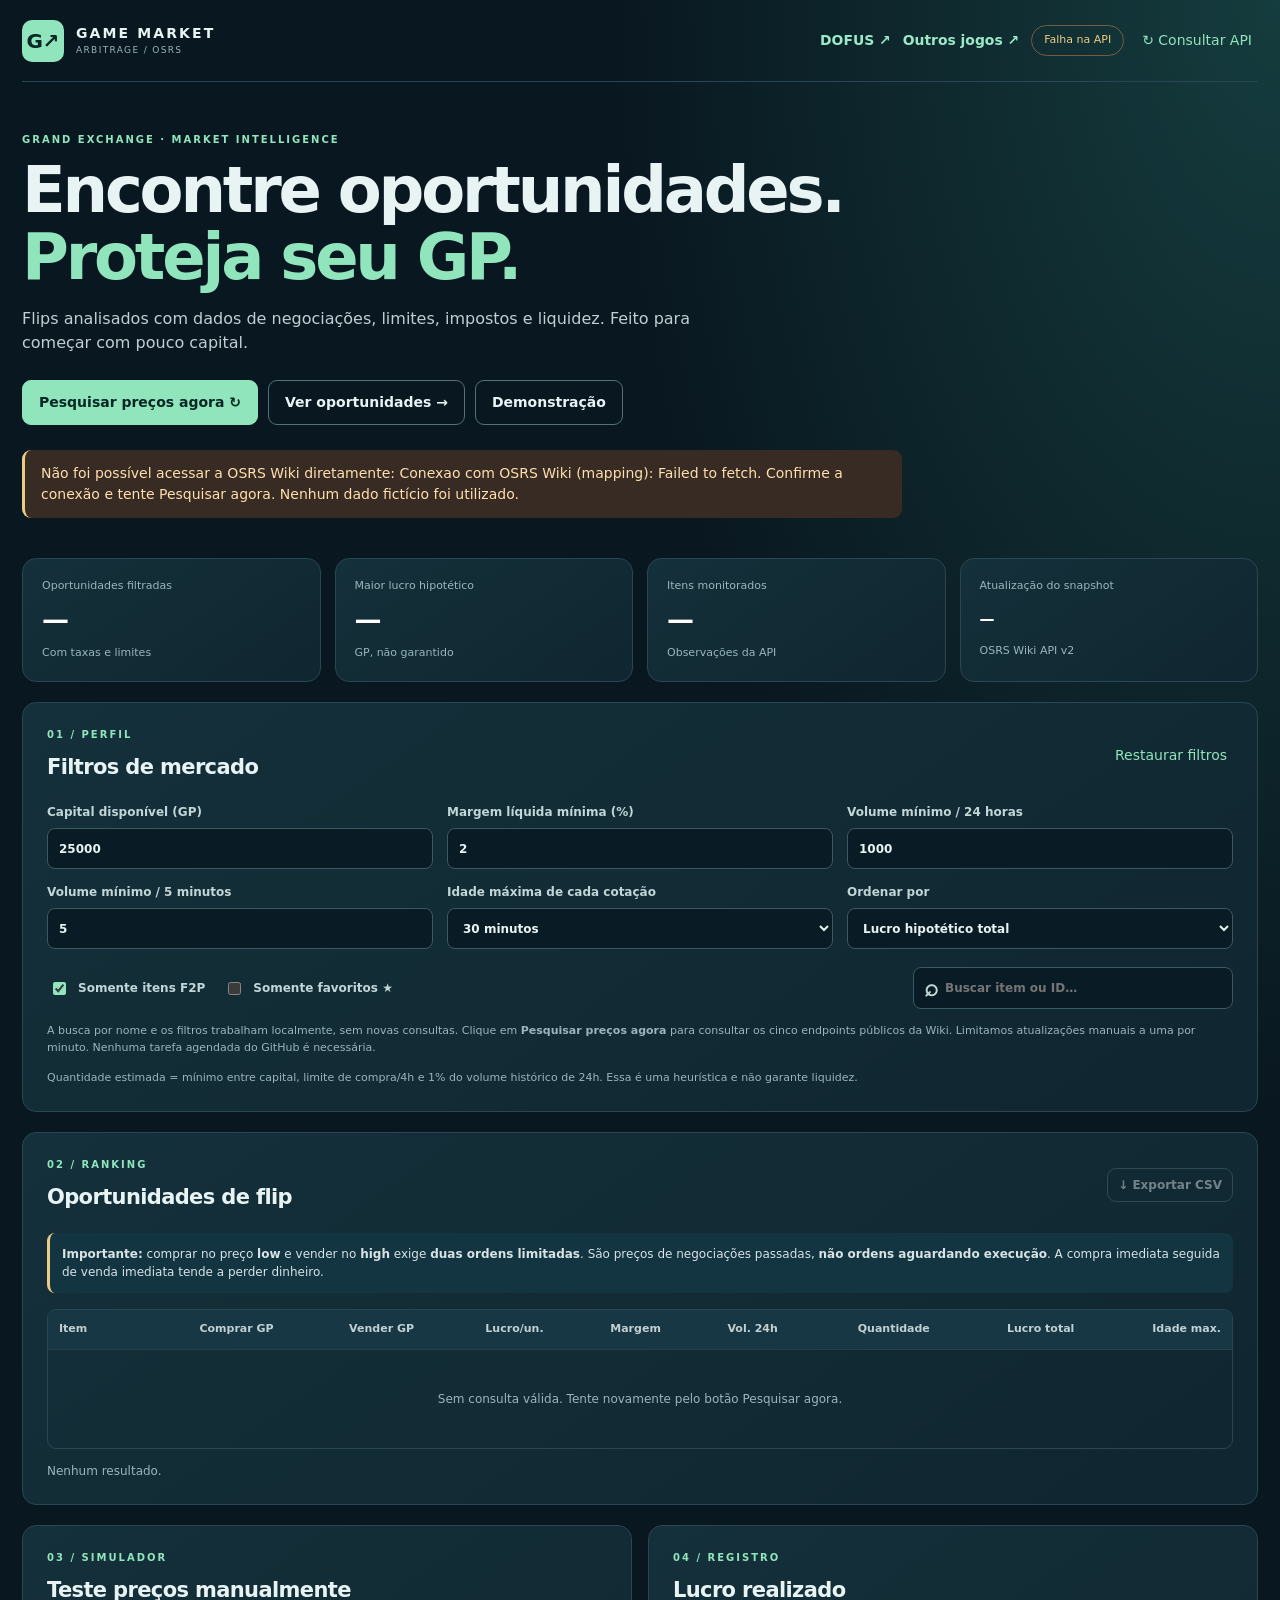
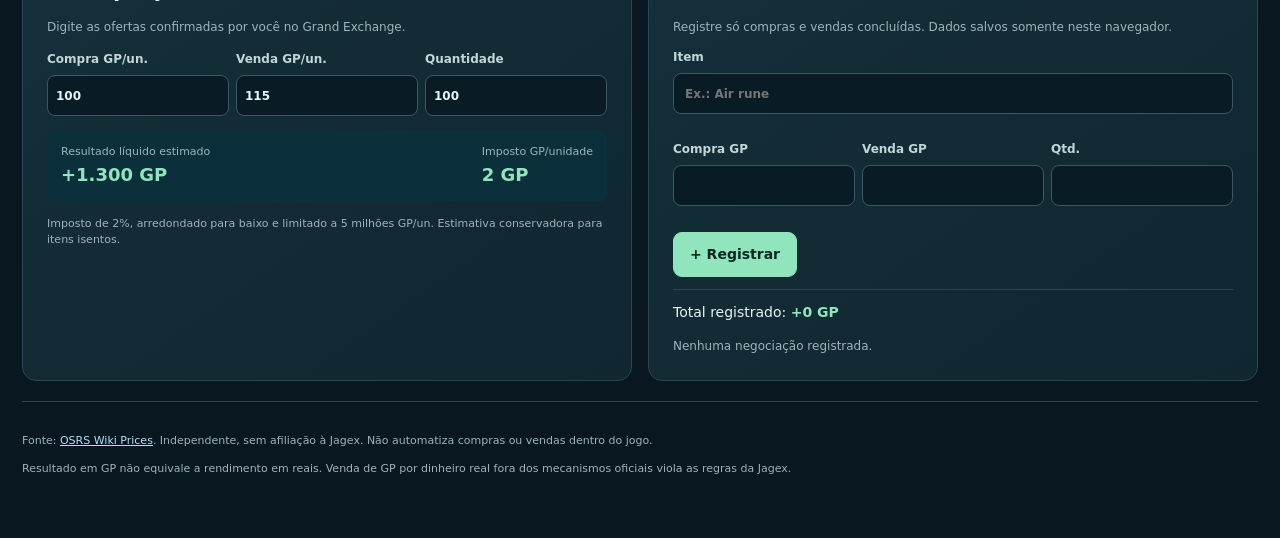
<file: index.html>
<!doctype html>
<html lang="pt-BR">
<head>
<meta charset="utf-8"><meta name="viewport" content="width=device-width,initial-scale=1,viewport-fit=cover">
<meta name="theme-color" content="#081923"><meta name="description" content="Pesquisa independente de flips no Grand Exchange do OSRS, com filtros para capital baixo, liquidez observada e risco de execução.">
<title>Game Market Arbitrage | OSRS</title>
<link rel="stylesheet" href="./assets/style.css">
</head>
<body>
<div class="shell">
<header class="topbar">
  <div class="brand"><div class="brand-icon">G↗</div><div><strong>GAME MARKET</strong><small>ARBITRAGE / OSRS</small></div></div>
  <div class="topactions"><a href="./dofus.html" style="color:#9be9c7;font-size:.87rem;font-weight:700;text-decoration:none;white-space:nowrap">DOFUS ↗</a><a href="./markets.html" style="color:#9be9c7;font-size:.87rem;font-weight:700;text-decoration:none;white-space:nowrap">Outros jogos ↗</a><span id="dataStatus" class="chip">Sem dados</span><button id="reload" class="ghost">↻ Consultar API</button></div>
</header>
<main>
<section class="hero">
  <div class="eyebrow">GRAND EXCHANGE · MARKET INTELLIGENCE</div>
  <h1>Encontre oportunidades.<br><em>Proteja seu GP.</em></h1>
  <p>Flips analisados com dados de negociações, limites, impostos e liquidez. Feito para começar com pouco capital.</p>
  <div class="hero-actions"><button class="primary" id="searchNow">Pesquisar preços agora ↻</button><button class="outlined" id="goResults">Ver oportunidades →</button><button class="outlined" id="demo">Demonstração</button></div>
  <div class="alert neutral" id="notice" role="status" aria-live="polite">Consulta automática ao abrir a página. Clique em Pesquisar preços agora para atualizar quando quiser. Sem Github Actions.</div>
</section>
<section class="stats">
  <article class="stat"><span>Oportunidades filtradas</span><strong id="resultCount">—</strong><small>Com taxas e limites</small></article>
  <article class="stat"><span>Maior lucro hipotético</span><strong id="bestProfit">—</strong><small>GP, não garantido</small></article>
  <article class="stat"><span>Itens monitorados</span><strong id="observedCount">—</strong><small>Observações da API</small></article>
  <article class="stat"><span>Atualização do snapshot</span><strong id="lastFetch" class="date">—</strong><small id="sourceTag">OSRS Wiki API v2</small></article>
</section>
<section class="panel">
 <div class="heading"><div><div class="eyebrow">01 / PERFIL</div><h2>Filtros de mercado</h2></div><button class="text-button" id="reset">Restaurar filtros</button></div>
 <div class="form-grid">
  <label>Capital disponível (GP)<input id="capital" type="number" min="0" value="25000" step="1000" inputmode="numeric"></label>
  <label>Margem líquida mínima (%)<input id="margin" type="number" min="0" value="2" step=".5" inputmode="decimal"></label>
  <label>Volume mínimo / 24 horas<input id="volume" type="number" min="0" value="1000" step="100"></label>
  <label>Volume mínimo / 5 minutos<input id="volume5" type="number" min="0" value="5"></label>
  <label>Idade máxima de cada cotação<select id="age"><option value="15">15 minutos</option><option value="30" selected>30 minutos</option><option value="60">1 hora</option><option value="120">2 horas</option></select></label>
  <label>Ordenar por<select id="sort"><option value="profit">Lucro hipotético total</option><option value="margin">Maior margem %</option><option value="volume">Maior volume 24h</option><option value="perUnit">Lucro por unidade</option><option value="freshness">Preços mais recentes</option></select></label>
 </div>
 <div class="filter-footer"><label class="check"><input id="f2p" type="checkbox" checked>Somente itens F2P</label><label class="check"><input id="favoritesOnly" type="checkbox">Somente favoritos ★</label><label class="search"><span>⌕</span><input id="search" placeholder="Buscar item ou ID…"></label></div>
 <p class="microcopy">A busca por nome e os filtros trabalham localmente, sem novas consultas. Clique em <b>Pesquisar preços agora</b> para consultar os cinco endpoints públicos da Wiki. Limitamos atualizações manuais a uma por minuto. Nenhuma tarefa agendada do GitHub é necessária.</p><p class="microcopy">Quantidade estimada = mínimo entre capital, limite de compra/4h e 1% do volume histórico de 24h. Essa é uma heurística e não garante liquidez.</p>
</section>
<section class="panel" id="results">
 <div class="heading"><div><div class="eyebrow">02 / RANKING</div><h2>Oportunidades de flip</h2></div><button class="outlined small" id="csv" disabled>↓ Exportar CSV</button></div>
 <div class="explainer"><strong>Importante:</strong> comprar no preço <b>low</b> e vender no <b>high</b> exige <b>duas ordens limitadas</b>. São preços de negociações passadas, <b>não ordens aguardando execução</b>. A compra imediata seguida de venda imediata tende a perder dinheiro.</div>
 <div class="table-wrap"><table><thead><tr><th>Item</th><th>Comprar GP</th><th>Vender GP</th><th>Lucro/un.</th><th>Margem</th><th>Vol. 24h</th><th>Quantidade</th><th>Lucro total</th><th>Idade max.</th></tr></thead><tbody id="rows"><tr><td colspan="9" class="empty">Aguardando dados.</td></tr></tbody></table></div>
 <div class="mobile-results" id="cards"></div>
 <div class="list-foot"><span id="resultsText">Nenhum resultado.</span><button class="outlined small" id="more" hidden>Mostrar mais</button></div>
</section>
<div class="bottom-grid">
 <section class="panel"><div class="eyebrow">03 / SIMULADOR</div><h2>Teste preços manualmente</h2><p class="subtle">Digite as ofertas confirmadas por você no Grand Exchange.</p>
 <div class="form-grid sim-grid"><label>Compra GP/un.<input id="simBuy" type="number" min="1" value="100"></label><label>Venda GP/un.<input id="simSell" type="number" min="1" value="115"></label><label>Quantidade<input id="simQty" type="number" min="1" value="100"></label></div>
 <div class="sim-out"><div><span>Resultado líquido estimado</span><strong id="simResult">—</strong></div><div><span>Imposto GP/unidade</span><strong id="simTax">—</strong></div></div>
 <p class="microcopy">Imposto de 2%, arredondado para baixo e limitado a 5 milhões GP/un. Estimativa conservadora para itens isentos.</p></section>
 <section class="panel"><div class="eyebrow">04 / REGISTRO</div><h2>Lucro realizado</h2><p class="subtle">Registre só compras e vendas concluídas. Dados salvos somente neste navegador.</p>
 <form id="tradeForm" class="trade-form"><label>Item<input name="item" required maxlength="90" placeholder="Ex.: Air rune"></label><div class="form-grid sim-grid"><label>Compra GP<input name="buy" type="number" min="1" required></label><label>Venda GP<input name="sell" type="number" min="1" required></label><label>Qtd.<input name="qty" type="number" min="1" required></label></div><button class="primary" type="submit">+ Registrar</button></form>
 <div class="journal-total">Total registrado: <strong id="journalTotal">0 GP</strong></div><div id="journalList" class="journal-list"><span class="subtle">Nenhuma negociação.</span></div></section>
</div>
<footer><p>Fonte: <a href="https://oldschool.runescape.wiki/w/RuneScape:Real-time_Prices" target="_blank" rel="noopener">OSRS Wiki Prices</a>. Independente, sem afiliação à Jagex. Não automatiza compras ou vendas dentro do jogo.</p><p>Resultado em GP não equivale a rendimento em reais. Venda de GP por dinheiro real fora dos mecanismos oficiais viola as regras da Jagex.</p></footer>
</main>
</div>
<dialog id="detail"><form method="dialog"><button class="dialog-close" aria-label="Fechar">✕</button></form><div id="detailContent"></div></dialog>
<script type="module" src="./assets/js/app.mjs"></script>
</body>
</html>
</file>
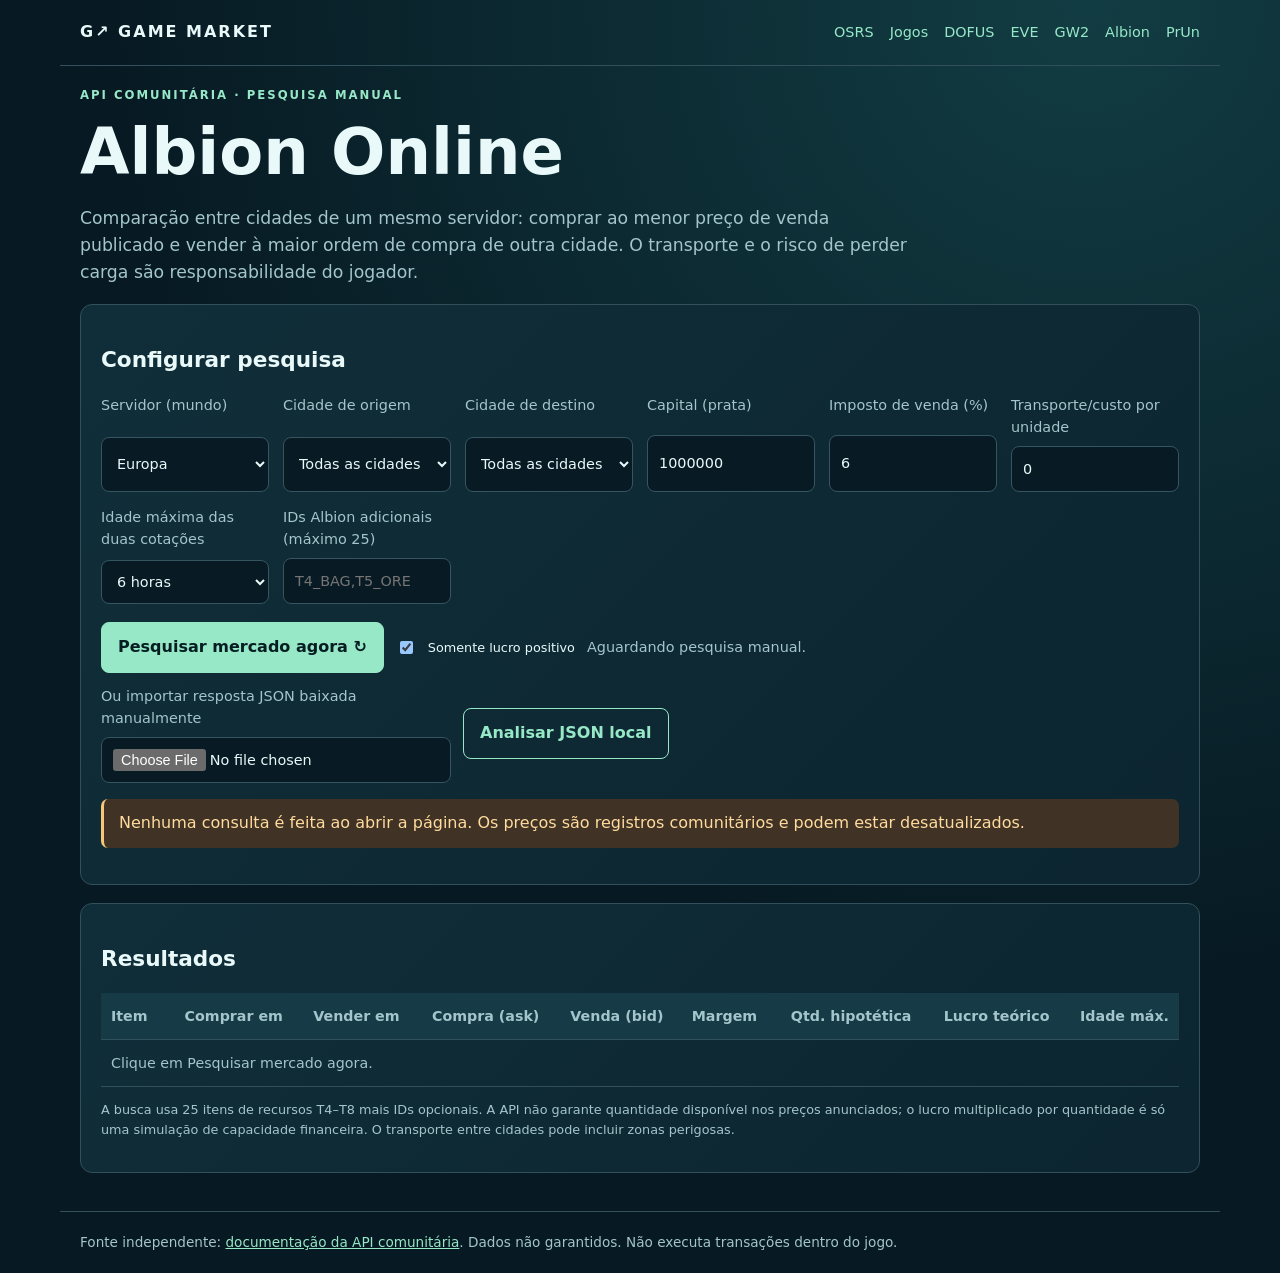
<file: albion.html>
<!doctype html><html lang="pt-BR"><head><meta charset="utf-8"><meta name="viewport" content="width=device-width,initial-scale=1"><title>Albion Online | Game Market Arbitrage</title><link rel="stylesheet" href="./assets/markets.css?v=1"></head><body data-community="albion"><header><a class="logo" href="./markets.html">G↗ GAME MARKET</a><nav><a href="./index.html">OSRS</a><a href="./markets.html">Jogos</a><a href="./dofus.html">DOFUS</a><a href="./eve.html">EVE</a><a href="./gw2.html">GW2</a><a href="./albion.html">Albion</a><a href="./prun.html">PrUn</a></nav></header><main><div class="tag">API COMUNITÁRIA · PESQUISA MANUAL</div><h1>Albion Online</h1><p class="lead">Comparação entre cidades de um mesmo servidor: comprar ao menor preço de venda publicado e vender à maior ordem de compra de outra cidade. O transporte e o risco de perder carga são responsabilidade do jogador.</p><section class="panel"><h2>Configurar pesquisa</h2><div class="form-grid"><label class="field">Servidor (mundo)<select id="region"><option value="europe">Europa</option><option value="west">Américas</option><option value="east">Ásia</option></select></label><label class="field">Cidade de origem<select id="source"><option value="all">Todas as cidades</option><option value="Bridgewatch">Bridgewatch</option><option value="Martlock">Martlock</option><option value="Lymhurst">Lymhurst</option><option value="Thetford">Thetford</option><option value="Fort Sterling">Fort Sterling</option><option value="Caerleon">Caerleon</option></select></label><label class="field">Cidade de destino<select id="destination"><option value="all">Todas as cidades</option><option value="Bridgewatch">Bridgewatch</option><option value="Martlock">Martlock</option><option value="Lymhurst">Lymhurst</option><option value="Thetford">Thetford</option><option value="Fort Sterling">Fort Sterling</option><option value="Caerleon">Caerleon</option></select></label><label class="field">Capital (prata)<input id="capital" type="number" min="1" step="1" value="1000000"></label><label class="field">Imposto de venda (%)<input id="tax" type="number" min="0" step="0.5" value="6"></label><label class="field">Transporte/custo por unidade<input id="transport" type="number" min="0" step="1" value="0"></label><label class="field">Idade máxima das duas cotações<select id="age"><option value="6">6 horas</option><option value="24">24 horas</option><option value="72">3 dias</option><option value="168">7 dias</option></select></label><label class="field">IDs Albion adicionais (máximo 25)<input id="custom" placeholder="T4_BAG,T5_ORE"></label></div><div class="row" style="margin-top:18px"><button id="scan">Pesquisar mercado agora ↻</button><label class="row small"><input type="checkbox" id="positiveOnly" checked style="width:auto">Somente lucro positivo</label><span id="state" class="statline">Aguardando pesquisa manual.</span></div><div class="row" style="margin-top:12px"><label class="field" style="max-width:350px">Ou importar resposta JSON baixada manualmente<input id="localFile" type="file" accept=".json,application/json"></label><button id="localImport" type="button" style="background:transparent;color:var(--mint)">Analisar JSON local</button></div><div class="notice" id="notice" role="status">Nenhuma consulta é feita ao abrir a página. Os preços são registros comunitários e podem estar desatualizados.</div></section><section class="panel"><h2>Resultados</h2><div class="table-wrap"><table><thead><tr><th>Item</th><th>Comprar em</th><th>Vender em</th><th>Compra (ask)</th><th>Venda (bid)</th><th>Margem</th><th>Qtd. hipotética</th><th>Lucro teórico</th><th>Idade máx.</th></tr></thead><tbody id="rows"><tr><td colspan="9" class="muted">Clique em Pesquisar mercado agora.</td></tr></tbody></table></div><p id="summary" class="small muted"></p><p class="small muted">A busca usa 25 itens de recursos T4–T8 mais IDs opcionais. A API não garante quantidade disponível nos preços anunciados; o lucro multiplicado por quantidade é só uma simulação de capacidade financeira. O transporte entre cidades pode incluir zonas perigosas.</p></section></main><footer class="foot">Fonte independente: <a target="_blank" rel="noopener" href="https://west.albion-online-data.com/api-docs">documentação da API comunitária</a>. Dados não garantidos. Não executa transações dentro do jogo.</footer><script type="module" src="./assets/js/community-ui.mjs?v=2"></script></body></html>
</file>
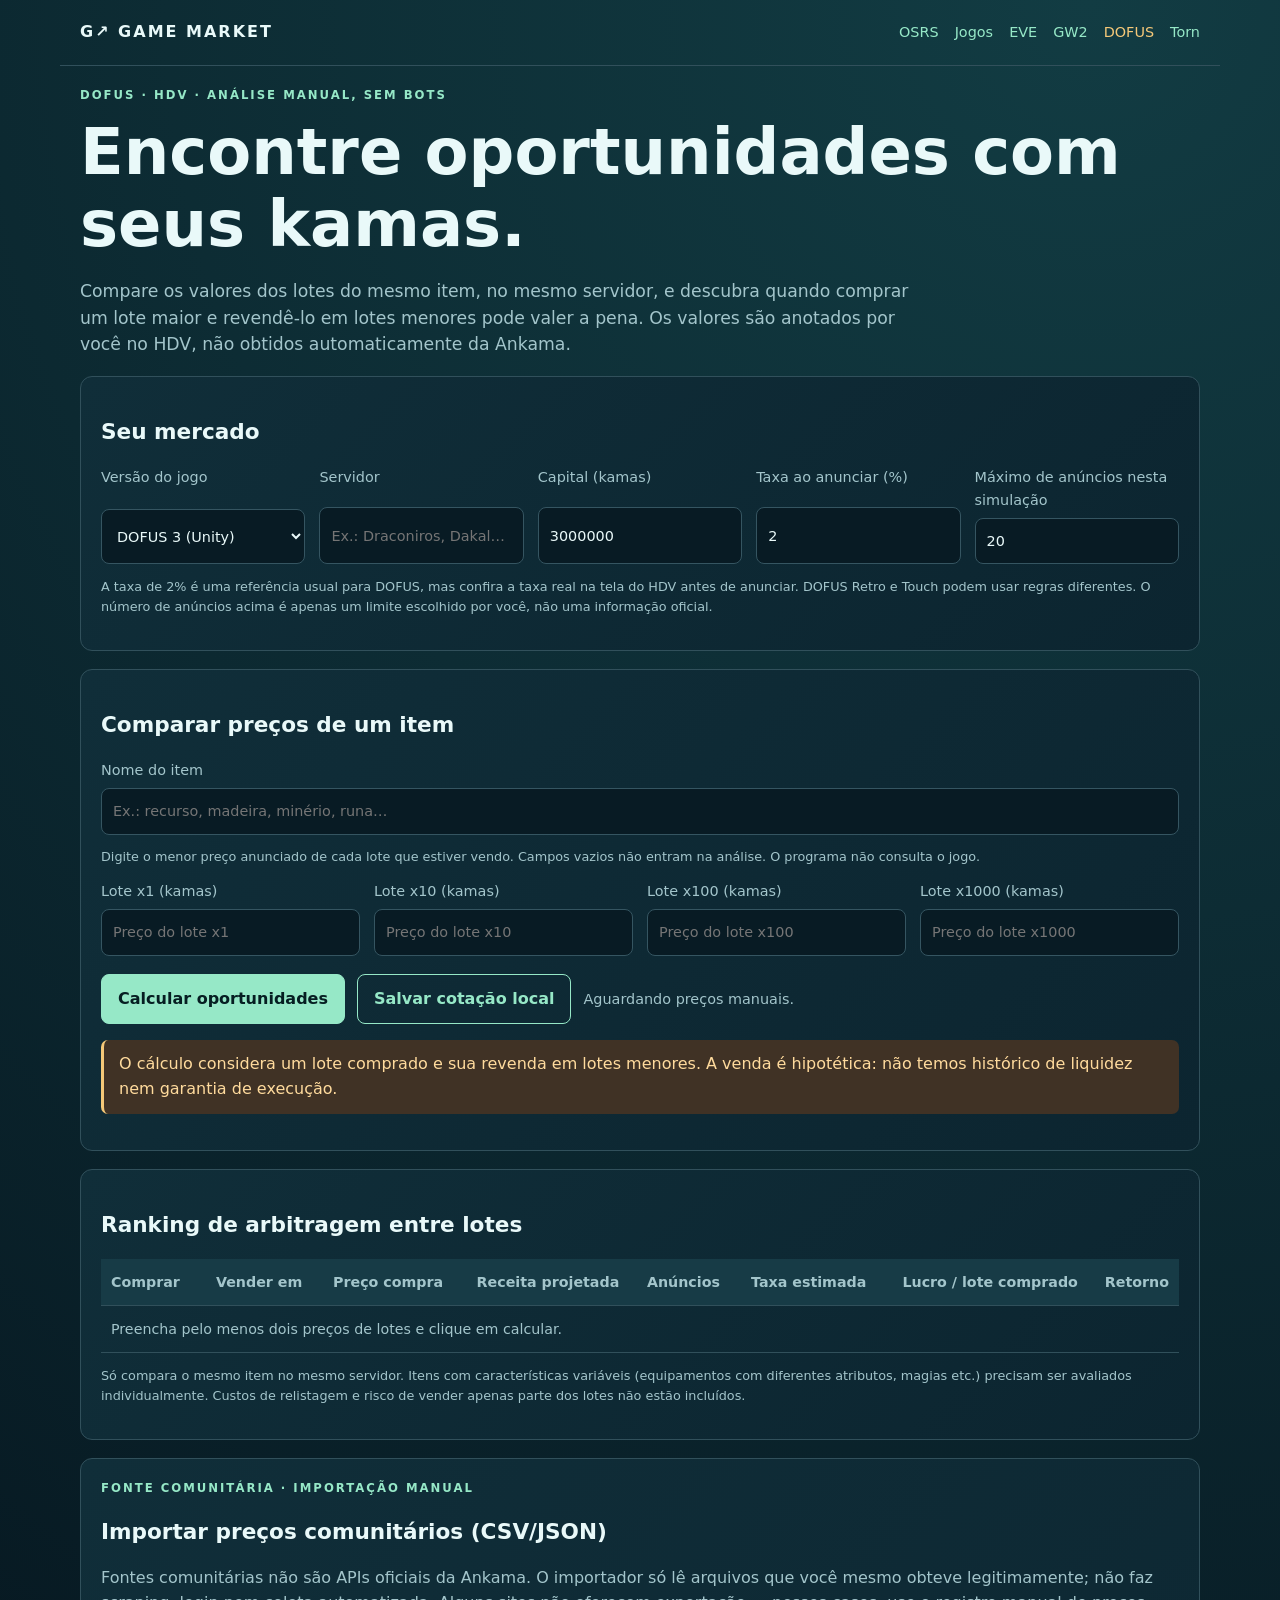
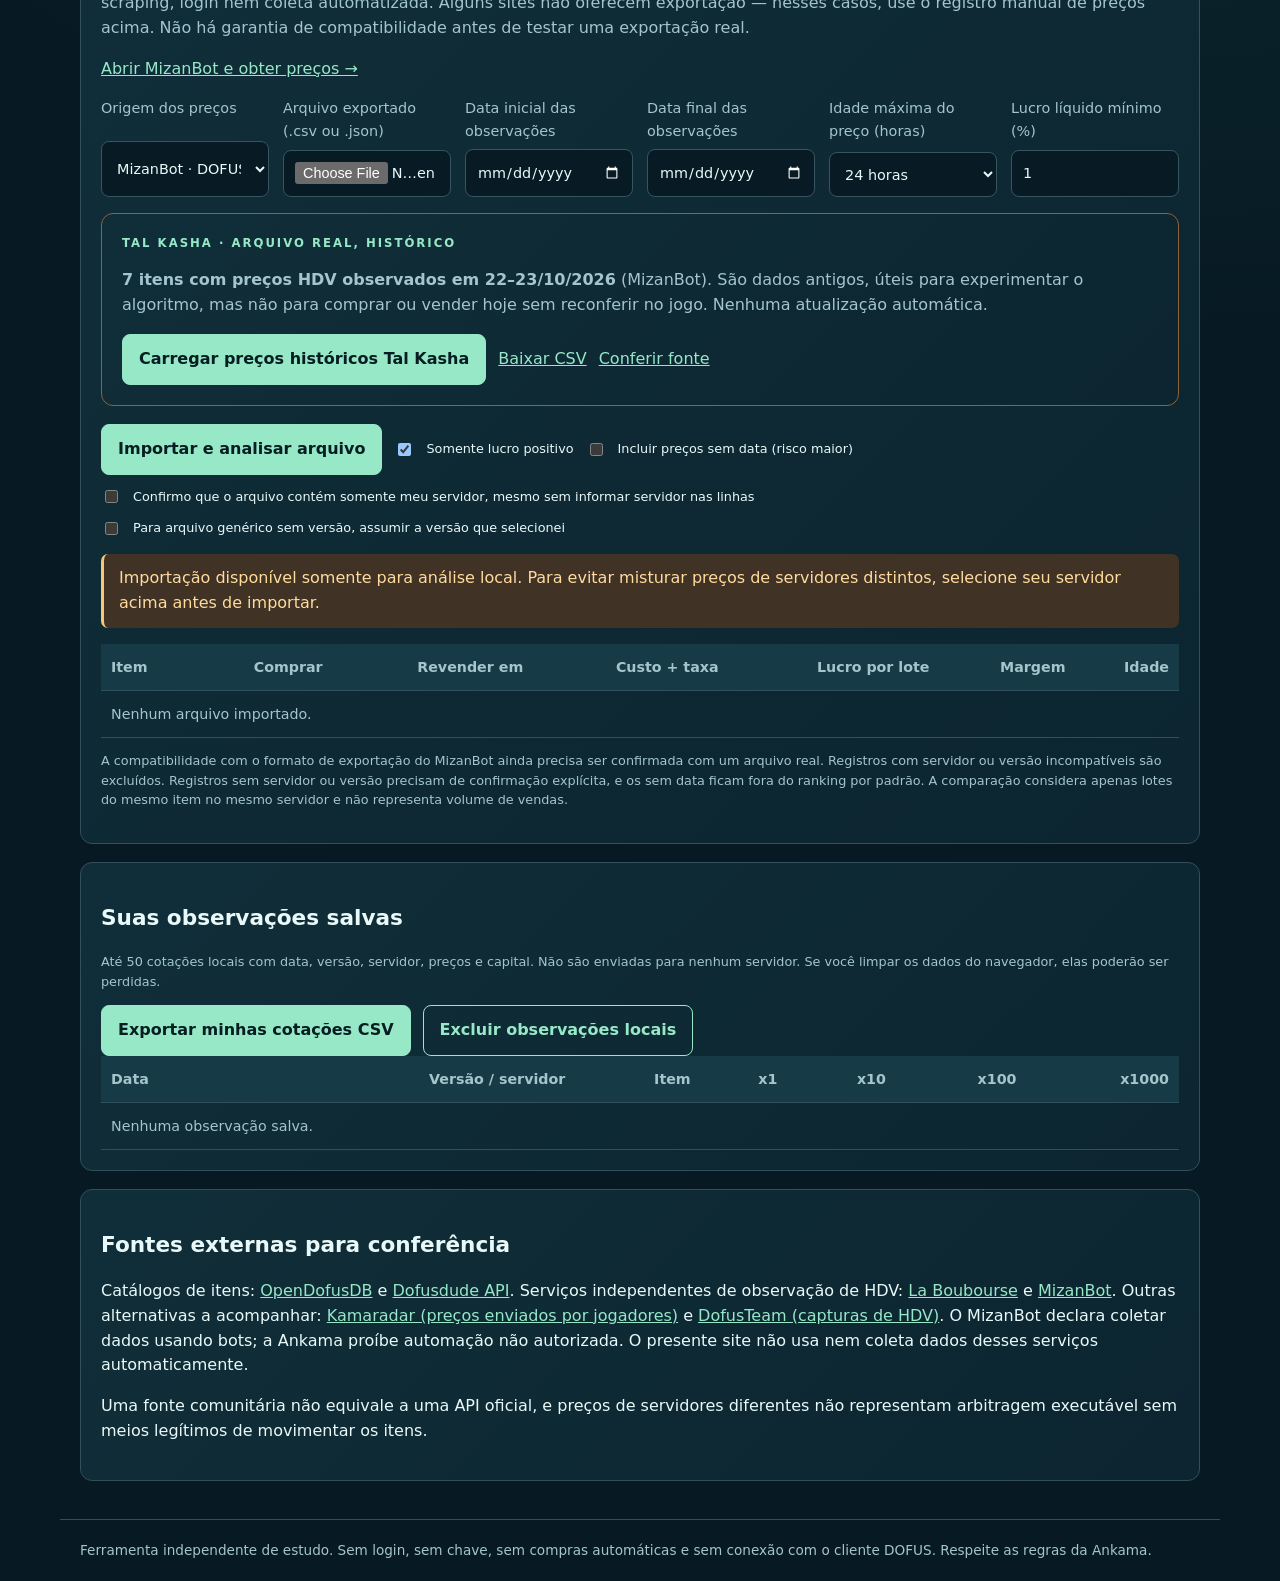
<file: dofus.html>
<!doctype html><html lang="pt-BR"><head><meta charset="utf-8"><meta name="viewport" content="width=device-width,initial-scale=1"><meta name="theme-color" content="#071922"><title>DOFUS | Game Market Arbitrage</title><link rel="stylesheet" href="./assets/markets.css?v=1"></head><body><header><a class="logo" href="./markets.html">G↗ GAME MARKET</a><nav><a href="./index.html">OSRS</a><a href="./markets.html">Jogos</a><a href="./eve.html">EVE</a><a href="./gw2.html">GW2</a><a href="./dofus.html" aria-current="page">DOFUS</a><a href="./torn.html">Torn</a></nav></header><main><div class="tag">DOFUS · HDV · ANÁLISE MANUAL, SEM BOTS</div><h1>Encontre oportunidades com seus kamas.</h1><p class="lead">Compare os valores dos lotes do mesmo item, no mesmo servidor, e descubra quando comprar um lote maior e revendê-lo em lotes menores pode valer a pena. Os valores são anotados por você no HDV, não obtidos automaticamente da Ankama.</p><section class="panel"><h2>Seu mercado</h2><div class="form-grid"><label class="field">Versão do jogo<select id="version"><option value="dofus3">DOFUS 3 (Unity)</option><option value="retro">DOFUS Retro</option><option value="touch">DOFUS Touch</option></select></label><label class="field">Servidor <input id="server" maxlength="64" placeholder="Ex.: Draconiros, Dakal…"></label><label class="field">Capital (kamas)<input id="capital" type="number" min="0" value="3000000"></label><label class="field">Taxa ao anunciar (%)<input id="tax" type="number" min="0" max="30" step="0.1" value="2"></label><label class="field">Máximo de anúncios nesta simulação<input id="maxAds" type="number" min="1" max="100000" value="20"></label></div><p class="small muted">A taxa de 2% é uma referência usual para DOFUS, mas confira a taxa real na tela do HDV antes de anunciar. DOFUS Retro e Touch podem usar regras diferentes. O número de anúncios acima é apenas um limite escolhido por você, não uma informação oficial.</p></section><section class="panel"><h2>Comparar preços de um item</h2><label class="field">Nome do item <input id="item" maxlength="110" placeholder="Ex.: recurso, madeira, minério, runa…"></label><p class="small muted">Digite o menor preço anunciado de cada lote que estiver vendo. Campos vazios não entram na análise. O programa não consulta o jogo.</p><div class="form-grid"><label class="field">Lote x1 (kamas)<input id="p1" type="number" min="0" placeholder="Preço do lote x1"></label><label class="field">Lote x10 (kamas)<input id="p10" type="number" min="0" placeholder="Preço do lote x10"></label><label class="field">Lote x100 (kamas)<input id="p100" type="number" min="0" placeholder="Preço do lote x100"></label><label class="field">Lote x1000 (kamas)<input id="p1000" type="number" min="0" placeholder="Preço do lote x1000"></label></div><div class="row" style="margin-top:18px"><button id="calc">Calcular oportunidades</button><button id="save" type="button" style="background:transparent;color:var(--mint)">Salvar cotação local</button><span id="state" class="statline">Aguardando preços manuais.</span></div><div class="notice" id="notice" role="status">O cálculo considera um lote comprado e sua revenda em lotes menores. A venda é hipotética: não temos histórico de liquidez nem garantia de execução.</div></section><section class="panel"><h2>Ranking de arbitragem entre lotes</h2><div class="table-wrap"><table><thead><tr><th>Comprar</th><th>Vender em</th><th>Preço compra</th><th>Receita projetada</th><th>Anúncios</th><th>Taxa estimada</th><th>Lucro / lote comprado</th><th>Retorno</th></tr></thead><tbody id="results"><tr><td colspan="8" class="muted">Preencha pelo menos dois preços de lotes e clique em calcular.</td></tr></tbody></table></div><p class="small muted" id="summary"></p><p class="small muted">Só compara o mesmo item no mesmo servidor. Itens com características variáveis (equipamentos com diferentes atributos, magias etc.) precisam ser avaliados individualmente. Custos de relistagem e risco de vender apenas parte dos lotes não estão incluídos.</p></section><section class="panel" id="mizanImport"><div class="tag">FONTE COMUNITÁRIA · IMPORTAÇÃO MANUAL</div><h2>Importar preços comunitários (CSV/JSON)</h2><p class="note">Fontes comunitárias não são APIs oficiais da Ankama. O importador só lê arquivos que você mesmo obteve legitimamente; não faz scraping, login nem coleta automatizada. Alguns sites não oferecem exportação — nesses casos, use o registro manual de preços acima. Não há garantia de compatibilidade antes de testar uma exportação real.</p><p><a href="https://hdv.mizanbot.net/en" target="_blank" rel="noopener">Abrir MizanBot e obter preços →</a></p><div class="form-grid"><label class="field">Origem dos preços<select id="importSource"><option value="mizanbot">MizanBot · DOFUS 3</option><option value="kamaradar">Kamaradar · observações de jogadores</option><option value="dofusteam">DofusTeam · capturas do HDV</option><option value="hdvclair">HDV Clair · observações de jogadores</option><option value="generic">Outro arquivo CSV/JSON</option></select></label><label class="field">Arquivo exportado (.csv ou .json)<input type="file" id="mizanFile" accept=".csv,.json,text/csv,application/json"></label><label class="field">Data inicial das observações<input id="dateFrom" type="date"></label><label class="field">Data final das observações<input id="dateTo" type="date"></label><label class="field">Idade máxima do preço (horas)<select id="maxAge"><option value="6">6 horas</option><option value="24" selected>24 horas</option><option value="72">3 dias</option><option value="168">7 dias</option><option value="720">30 dias</option><option value="1440">60 dias (somente histórico)</option></select></label><label class="field">Lucro líquido mínimo (%)<input id="importMargin" type="number" min="0" value="1" step="0.5"></label></div><div class="panel" style="margin-top:16px;border-color:#8e623d" id="talKashaArchive">
 <div class="tag">TAL KASHA · ARQUIVO REAL, HISTÓRICO</div>
 <p class="note"><strong>7 itens com preços HDV observados em 22–23/10/2026</strong> (MizanBot). São dados antigos, úteis para experimentar o algoritmo, mas não para comprar ou vender hoje sem reconferir no jogo. Nenhuma atualização automática.</p>
 <div class="row"><button id="loadTalKasha" type="button">Carregar preços históricos Tal Kasha</button><a href="./data/dofus/tal-kasha-mizanbot-2026-10.csv" download>Baixar CSV</a><a href="https://hdv.mizanbot.net/serveur/talkasha" target="_blank" rel="noopener">Conferir fonte</a></div>
 </div><div class="row" style="margin-top:16px"><button id="importFile" type="button">Importar e analisar arquivo</button><label class="row small"><input id="importOnlyPositive" type="checkbox" checked style="width:auto">Somente lucro positivo</label><label class="row small"><input id="allowUndated" type="checkbox" style="width:auto">Incluir preços sem data (risco maior)</label><label class="row small"><input id="assumeServer" type="checkbox" style="width:auto">Confirmo que o arquivo contém somente meu servidor, mesmo sem informar servidor nas linhas</label><label class="row small"><input id="assumeVersion" type="checkbox" style="width:auto">Para arquivo genérico sem versão, assumir a versão que selecionei</label></div><div id="importStatus" class="notice" role="status">Importação disponível somente para análise local. Para evitar misturar preços de servidores distintos, selecione seu servidor acima antes de importar.</div><div class="table-wrap"><table><thead><tr><th>Item</th><th>Comprar</th><th>Revender em</th><th>Custo + taxa</th><th>Lucro por lote</th><th>Margem</th><th>Idade</th></tr></thead><tbody id="importRows"><tr><td colspan="7" class="muted">Nenhum arquivo importado.</td></tr></tbody></table></div><p class="small muted">A compatibilidade com o formato de exportação do MizanBot ainda precisa ser confirmada com um arquivo real. Registros com servidor ou versão incompatíveis são excluídos. Registros sem servidor ou versão precisam de confirmação explícita, e os sem data ficam fora do ranking por padrão. A comparação considera apenas lotes do mesmo item no mesmo servidor e não representa volume de vendas.</p></section><section class="panel"><h2>Suas observações salvas</h2><p class="small muted">Até 50 cotações locais com data, versão, servidor, preços e capital. Não são enviadas para nenhum servidor. Se você limpar os dados do navegador, elas poderão ser perdidas.</p><div class="row"><button id="csv" type="button">Exportar minhas cotações CSV</button><button id="clear" type="button" style="background:transparent;color:var(--mint)">Excluir observações locais</button></div><div class="table-wrap"><table><thead><tr><th>Data</th><th>Versão / servidor</th><th>Item</th><th>x1</th><th>x10</th><th>x100</th><th>x1000</th></tr></thead><tbody id="savedRows"><tr><td colspan="7" class="muted">Nenhuma observação salva.</td></tr></tbody></table></div></section><section class="panel"><h2>Fontes externas para conferência</h2><p>Catálogos de itens: <a href="https://openddb.dev/pt/items" target="_blank" rel="noopener">OpenDofusDB</a> e <a href="https://docs.dofusdu.de/dofus3/v1/" target="_blank" rel="noopener">Dofusdude API</a>. Serviços independentes de observação de HDV: <a href="https://laboubourse.com/" target="_blank" rel="noopener">La Boubourse</a> e <a href="https://hdv.mizanbot.net/en" target="_blank" rel="noopener">MizanBot</a>. Outras alternativas a acompanhar: <a href="https://kamaradar.com/prix" target="_blank" rel="noopener">Kamaradar (preços enviados por jogadores)</a> e <a href="https://www.dofusteam.fr/hdv-scan" target="_blank" rel="noopener">DofusTeam (capturas de HDV)</a>. O MizanBot declara coletar dados usando bots; a Ankama proíbe automação não autorizada. O presente site não usa nem coleta dados desses serviços automaticamente.</p><p>Uma fonte comunitária não equivale a uma API oficial, e preços de servidores diferentes não representam arbitragem executável sem meios legítimos de movimentar os itens.</p></section></main><footer class="foot">Ferramenta independente de estudo. Sem login, sem chave, sem compras automáticas e sem conexão com o cliente DOFUS. Respeite as regras da Ankama.</footer><script type="module" src="./assets/js/dofus.mjs?v=2"></script><script type="module" src="./assets/js/dofus-import.mjs?v=3"></script></body></html>
</file>
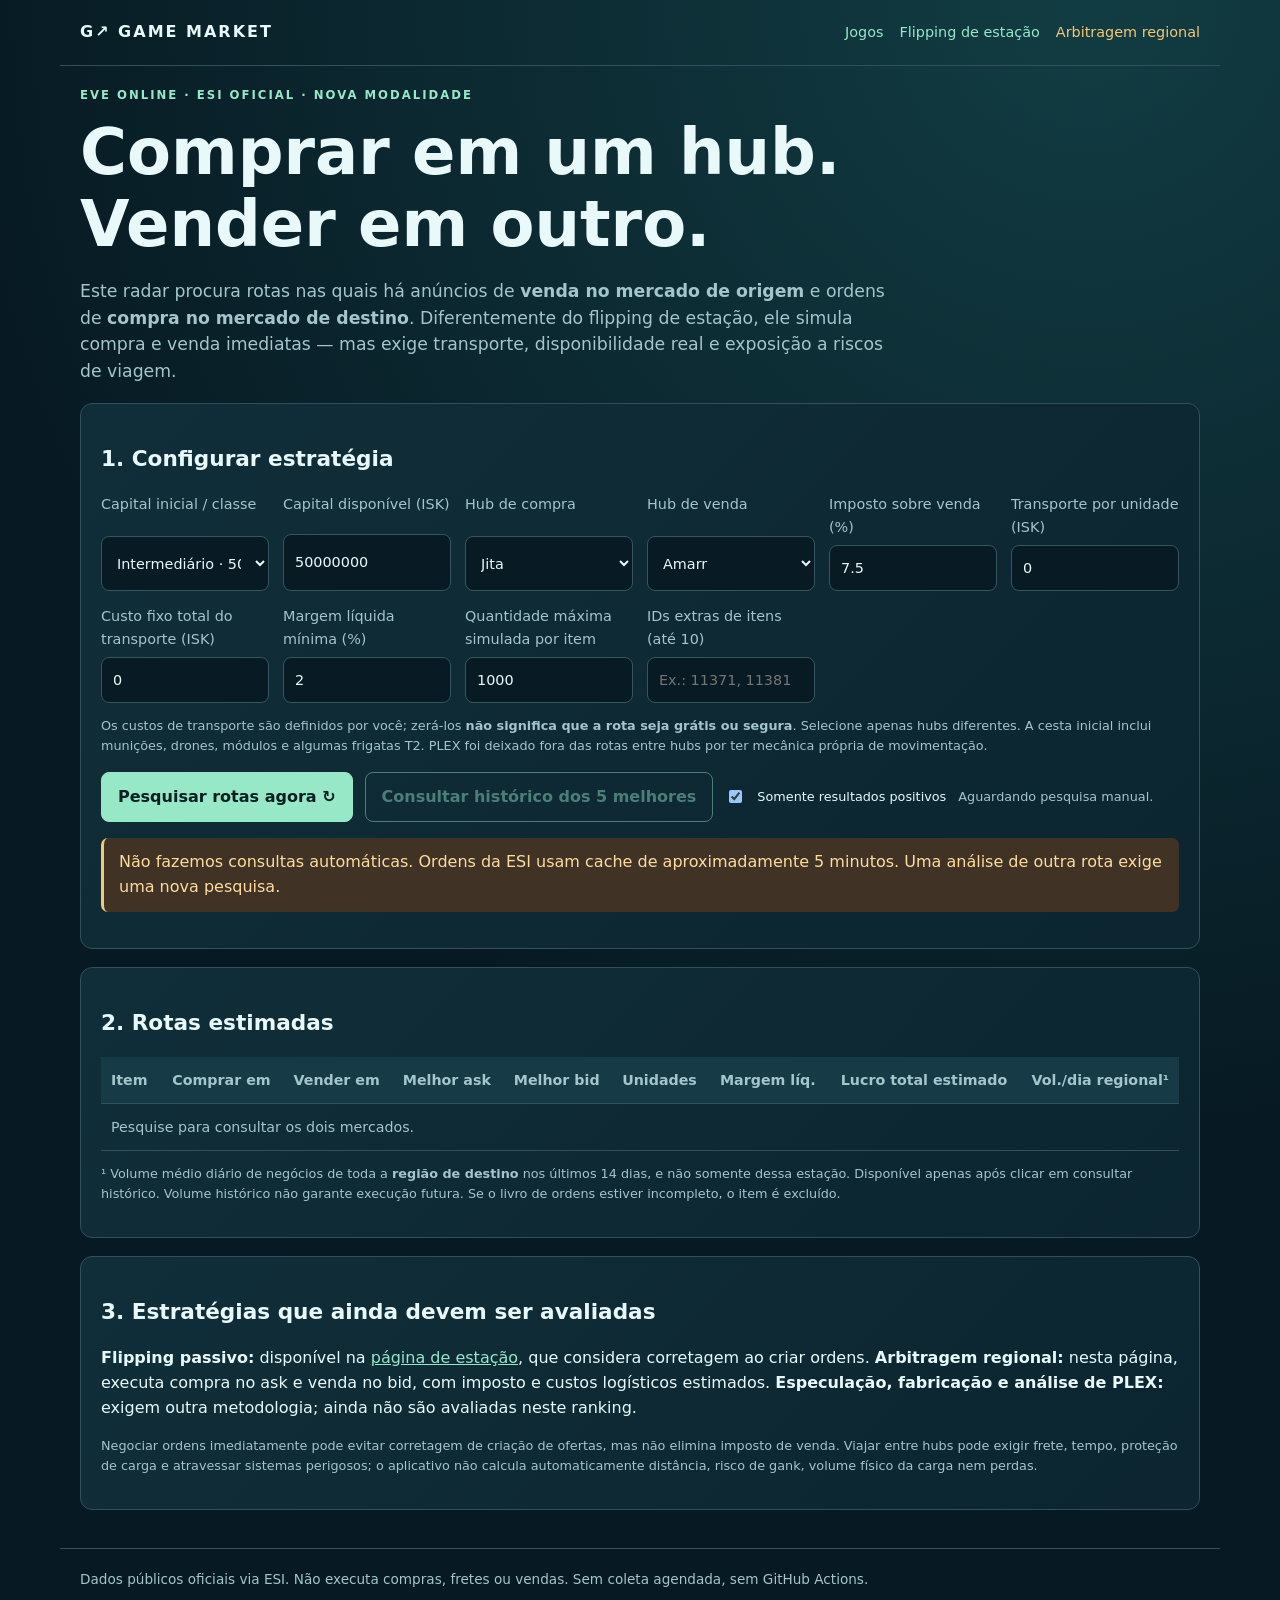
<file: eve-regional.html>
<!doctype html><html lang="pt-BR"><head><meta charset="utf-8"><meta name="viewport" content="width=device-width,initial-scale=1"><title>EVE · Arbitragem Regional | Game Market Arbitrage</title><link rel="stylesheet" href="./assets/markets.css?v=1"></head><body>
<header><a class="logo" href="./markets.html">G↗ GAME MARKET</a><nav><a href="./markets.html">Jogos</a><a href="./eve.html">Flipping de estação</a><a href="./eve-regional.html" aria-current="page">Arbitragem regional</a></nav></header>
<main><div class="tag">EVE ONLINE · ESI OFICIAL · NOVA MODALIDADE</div><h1>Comprar em um hub.<br>Vender em outro.</h1>
<p class="lead">Este radar procura rotas nas quais há anúncios de <strong>venda no mercado de origem</strong> e ordens de <strong>compra no mercado de destino</strong>. Diferentemente do flipping de estação, ele simula compra e venda imediatas — mas exige transporte, disponibilidade real e exposição a riscos de viagem.</p>
<section class="panel"><h2>1. Configurar estratégia</h2><div class="form-grid">
<label class="field">Capital inicial / classe<select id="tier"><option value="micro">Inicial · 1–5 milhões ISK</option><option value="regional" selected>Intermediário · 50–100 milhões ISK</option><option value="premium">Avançado · 1 bilhão+ ISK</option><option value="custom">IDs personalizados</option></select></label>
<label class="field">Capital disponível (ISK)<input id="capital" type="number" min="0" value="50000000" step="100000"></label>
<label class="field">Hub de compra<select id="source"><option value="jita" selected>Jita</option><option value="amarr">Amarr</option><option value="dodixie">Dodixie</option><option value="rens">Rens</option><option value="hek">Hek</option></select></label>
<label class="field">Hub de venda<select id="destination"><option value="jita">Jita</option><option value="amarr" selected>Amarr</option><option value="dodixie">Dodixie</option><option value="rens">Rens</option><option value="hek">Hek</option></select></label>
<label class="field">Imposto sobre venda (%)<input id="tax" type="number" min="0" max="30" step="0.1" value="7.5"></label>
<label class="field">Transporte por unidade (ISK)<input id="haulUnit" type="number" min="0" step="1" value="0"></label>
<label class="field">Custo fixo total do transporte (ISK)<input id="haulFlat" type="number" min="0" step="1000" value="0"></label>
<label class="field">Margem líquida mínima (%)<input id="margin" type="number" min="0" step="0.5" value="2"></label>
<label class="field">Quantidade máxima simulada por item<input id="maxUnits" type="number" min="1" max="10000000" value="1000"></label>
<label class="field">IDs extras de itens (até 10)<input id="customIds" placeholder="Ex.: 11371, 11381"></label>
</div>
<p class="small muted">Os custos de transporte são definidos por você; zerá-los <strong>não significa que a rota seja grátis ou segura</strong>. Selecione apenas hubs diferentes. A cesta inicial inclui munições, drones, módulos e algumas frigatas T2. PLEX foi deixado fora das rotas entre hubs por ter mecânica própria de movimentação.</p>
<div class="row" style="margin-top:16px"><button id="scan" type="button">Pesquisar rotas agora ↻</button><button id="history" type="button" disabled style="background:transparent;color:var(--mint)">Consultar histórico dos 5 melhores</button><label class="row small"><input id="positive" type="checkbox" checked style="width:auto">Somente resultados positivos</label><span id="state" class="small muted">Aguardando pesquisa manual.</span></div>
<div class="notice" id="notice" role="status" aria-live="polite">Não fazemos consultas automáticas. Ordens da ESI usam cache de aproximadamente 5 minutos. Uma análise de outra rota exige uma nova pesquisa.</div>
</section>
<section class="panel"><h2>2. Rotas estimadas</h2><div class="table-wrap"><table><thead><tr><th>Item</th><th>Comprar em</th><th>Vender em</th><th>Melhor ask</th><th>Melhor bid</th><th>Unidades</th><th>Margem líq.</th><th>Lucro total estimado</th><th>Vol./dia regional¹</th></tr></thead><tbody id="rows"><tr><td colspan="9" class="muted">Pesquise para consultar os dois mercados.</td></tr></tbody></table></div><p id="summary" class="small muted"></p>
<p class="small muted">¹ Volume médio diário de negócios de toda a <strong>região de destino</strong> nos últimos 14 dias, e não somente dessa estação. Disponível apenas após clicar em consultar histórico. Volume histórico não garante execução futura. Se o livro de ordens estiver incompleto, o item é excluído.</p></section>
<section class="panel"><h2>3. Estratégias que ainda devem ser avaliadas</h2><p><strong>Flipping passivo:</strong> disponível na <a href="./eve.html">página de estação</a>, que considera corretagem ao criar ordens. <strong>Arbitragem regional:</strong> nesta página, executa compra no ask e venda no bid, com imposto e custos logísticos estimados. <strong>Especulação, fabricação e análise de PLEX:</strong> exigem outra metodologia; ainda não são avaliadas neste ranking.</p><p class="small muted">Negociar ordens imediatamente pode evitar corretagem de criação de ofertas, mas não elimina imposto de venda. Viajar entre hubs pode exigir frete, tempo, proteção de carga e atravessar sistemas perigosos; o aplicativo não calcula automaticamente distância, risco de gank, volume físico da carga nem perdas.</p></section>
</main><footer class="foot">Dados públicos oficiais via ESI. Não executa compras, fretes ou vendas. Sem coleta agendada, sem GitHub Actions.</footer><script type="module" src="./assets/js/eve-regional.mjs?v=1"></script></body></html>
</file>
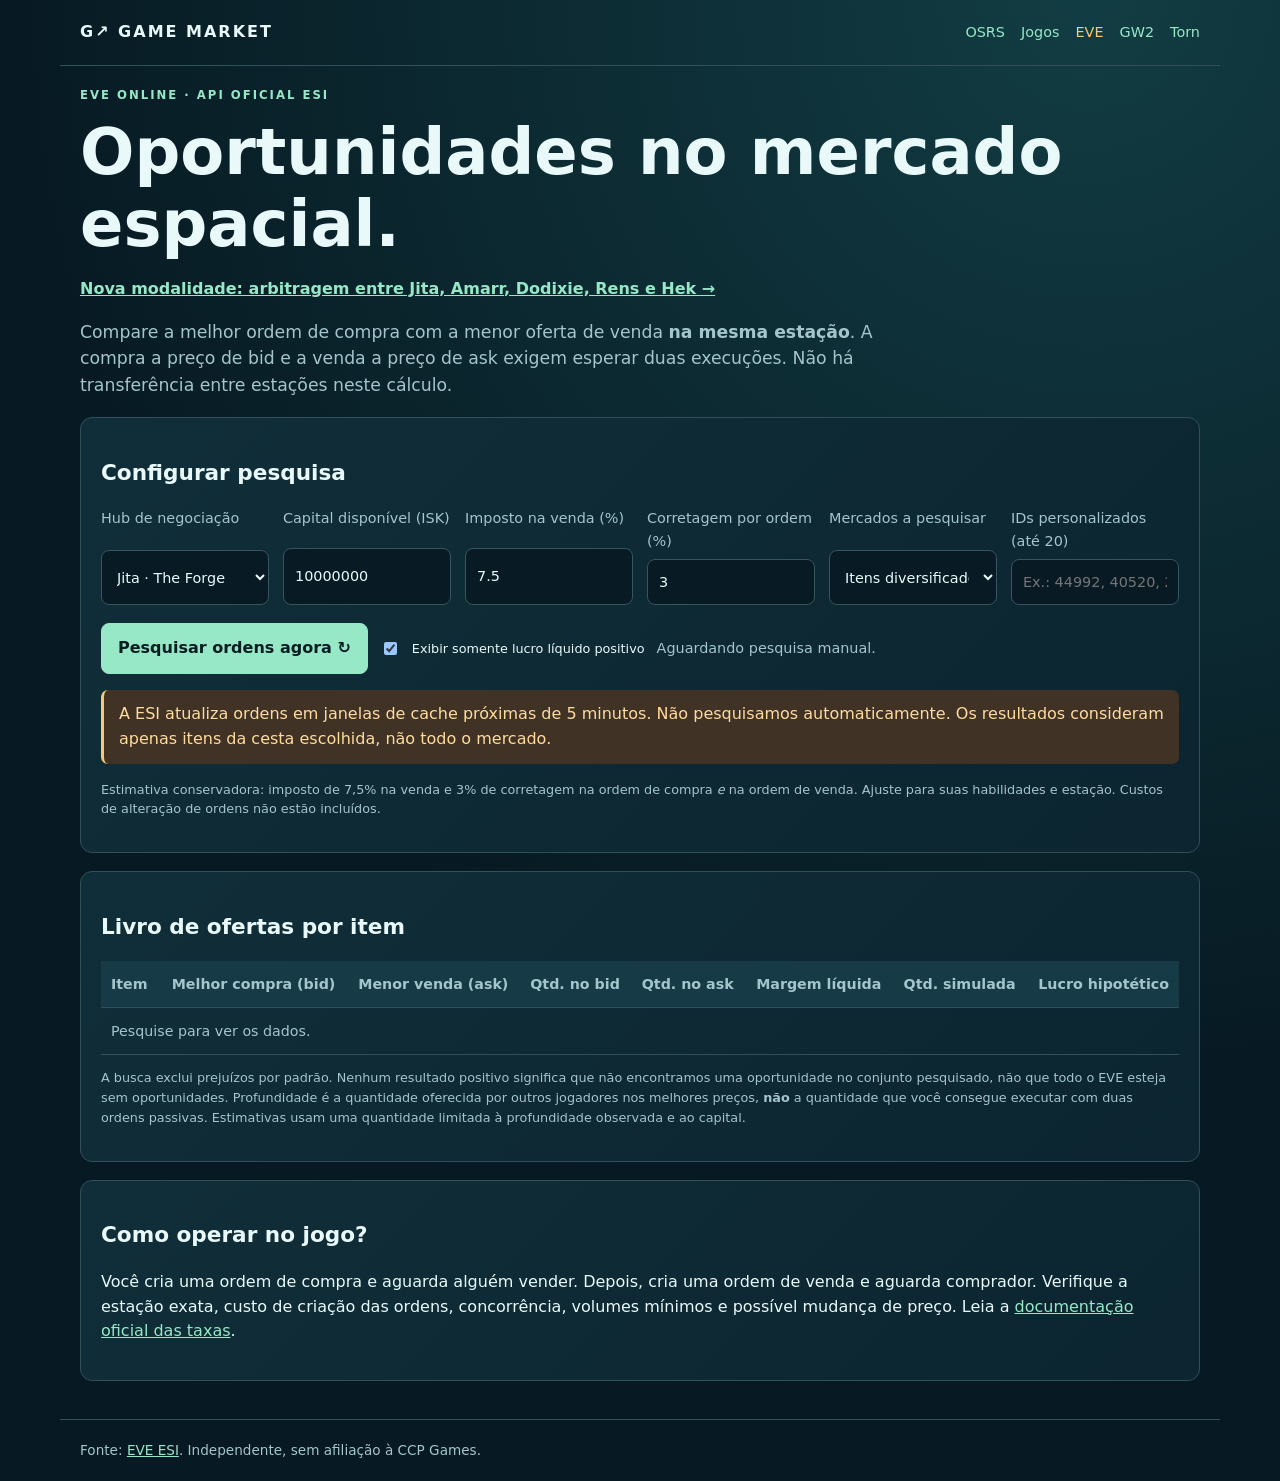
<file: eve.html>
<!doctype html><html lang="pt-BR"><head><meta charset="utf-8"><meta name="viewport" content="width=device-width,initial-scale=1"><title>EVE Online | Game Market Arbitrage</title><link rel="stylesheet" href="./assets/markets.css?v=1"></head><body data-market="eve"><header><a class="logo" href="./markets.html">G↗ GAME MARKET</a><nav><a href="./index.html">OSRS</a><a href="./markets.html">Jogos</a><a href="./eve.html" aria-current="page">EVE</a><a href="./gw2.html">GW2</a><a href="./torn.html">Torn</a></nav></header><main><div class="tag">EVE ONLINE · API OFICIAL ESI</div><h1>Oportunidades no mercado espacial.</h1><p><a href="./eve-regional.html" style="color:#96e8c7;font-weight:700">Nova modalidade: arbitragem entre Jita, Amarr, Dodixie, Rens e Hek →</a></p><p class="lead">Compare a melhor ordem de compra com a menor oferta de venda <strong>na mesma estação</strong>. A compra a preço de bid e a venda a preço de ask exigem esperar duas execuções. Não há transferência entre estações neste cálculo.</p><section class="panel"><h2>Configurar pesquisa</h2><div class="form-grid"><label class="field">Hub de negociação<select id="hub"><option value="jita">Jita · The Forge</option><option value="amarr">Amarr · Domain</option><option value="dodixie">Dodixie · Sinq Laison</option><option value="rens">Rens · Heimatar</option><option value="hek">Hek · Metropolis</option></select></label><label class="field">Capital disponível (ISK)<input id="capital" type="number" min="1" value="10000000"></label><label class="field">Imposto na venda (%)<input id="tax" type="number" min="0" max="30" step="0.1" value="7.5"></label><label class="field">Corretagem por ordem (%)<input id="broker" type="number" min="0" max="30" step="0.1" value="3"></label><label class="field">Mercados a pesquisar<select id="group"><option value="diverse" selected>Itens diversificados (13)</option><option value="all">Minerais + diversificados (20)</option><option value="minerals">Sete minerais básicos</option><option value="custom">IDs de itens personalizados</option><option value="34">Tritanium</option><option value="35">Pyerite</option><option value="36">Mexallon</option><option value="37">Isogen</option><option value="38">Nocxium</option><option value="39">Zydrine</option><option value="40">Megacyte</option></select></label><label class="field">IDs personalizados (até 20)<input id="customIds" placeholder="Ex.: 44992, 40520, 28668"></label></div><div class="row" style="margin-top:18px"><button id="scan">Pesquisar ordens agora ↻</button><label class="row small"><input id="positiveOnly" type="checkbox" checked style="width:auto">Exibir somente lucro líquido positivo</label><span id="state" class="statline">Aguardando pesquisa manual.</span></div><div class="notice" id="notice" role="status">A ESI atualiza ordens em janelas de cache próximas de 5 minutos. Não pesquisamos automaticamente. Os resultados consideram apenas itens da cesta escolhida, não todo o mercado.</div><p class="small muted">Estimativa conservadora: imposto de 7,5% na venda e 3% de corretagem na ordem de compra <em>e</em> na ordem de venda. Ajuste para suas habilidades e estação. Custos de alteração de ordens não estão incluídos.</p></section><section class="panel"><h2>Livro de ofertas por item</h2><div class="table-wrap"><table><thead><tr><th>Item</th><th>Melhor compra (bid)</th><th>Menor venda (ask)</th><th>Qtd. no bid</th><th>Qtd. no ask</th><th>Margem líquida</th><th>Qtd. simulada</th><th>Lucro hipotético</th></tr></thead><tbody id="rows"><tr><td colspan="8" class="muted">Pesquise para ver os dados.</td></tr></tbody></table></div><p id="summary" class="small muted"></p><p class="small muted">A busca exclui prejuízos por padrão. Nenhum resultado positivo significa que não encontramos uma oportunidade no conjunto pesquisado, não que todo o EVE esteja sem oportunidades. Profundidade é a quantidade oferecida por outros jogadores nos melhores preços, <strong>não</strong> a quantidade que você consegue executar com duas ordens passivas. Estimativas usam uma quantidade limitada à profundidade observada e ao capital.</p></section><section class="panel"><h2>Como operar no jogo?</h2><p>Você cria uma ordem de compra e aguarda alguém vender. Depois, cria uma ordem de venda e aguarda comprador. Verifique a estação exata, custo de criação das ordens, concorrência, volumes mínimos e possível mudança de preço. Leia a <a href="https://support.eveonline.com/hc/en-us/articles/203218962-Broker-Fee-and-Sales-Tax" target="_blank" rel="noopener">documentação oficial das taxas</a>.</p></section></main><footer class="foot">Fonte: <a href="https://developers.eveonline.com/docs/services/esi/overview/" target="_blank" rel="noopener">EVE ESI</a>. Independente, sem afiliação à CCP Games.</footer><script type="module" src="./assets/js/markets-ui.mjs?v=3"></script></body></html>
</file>
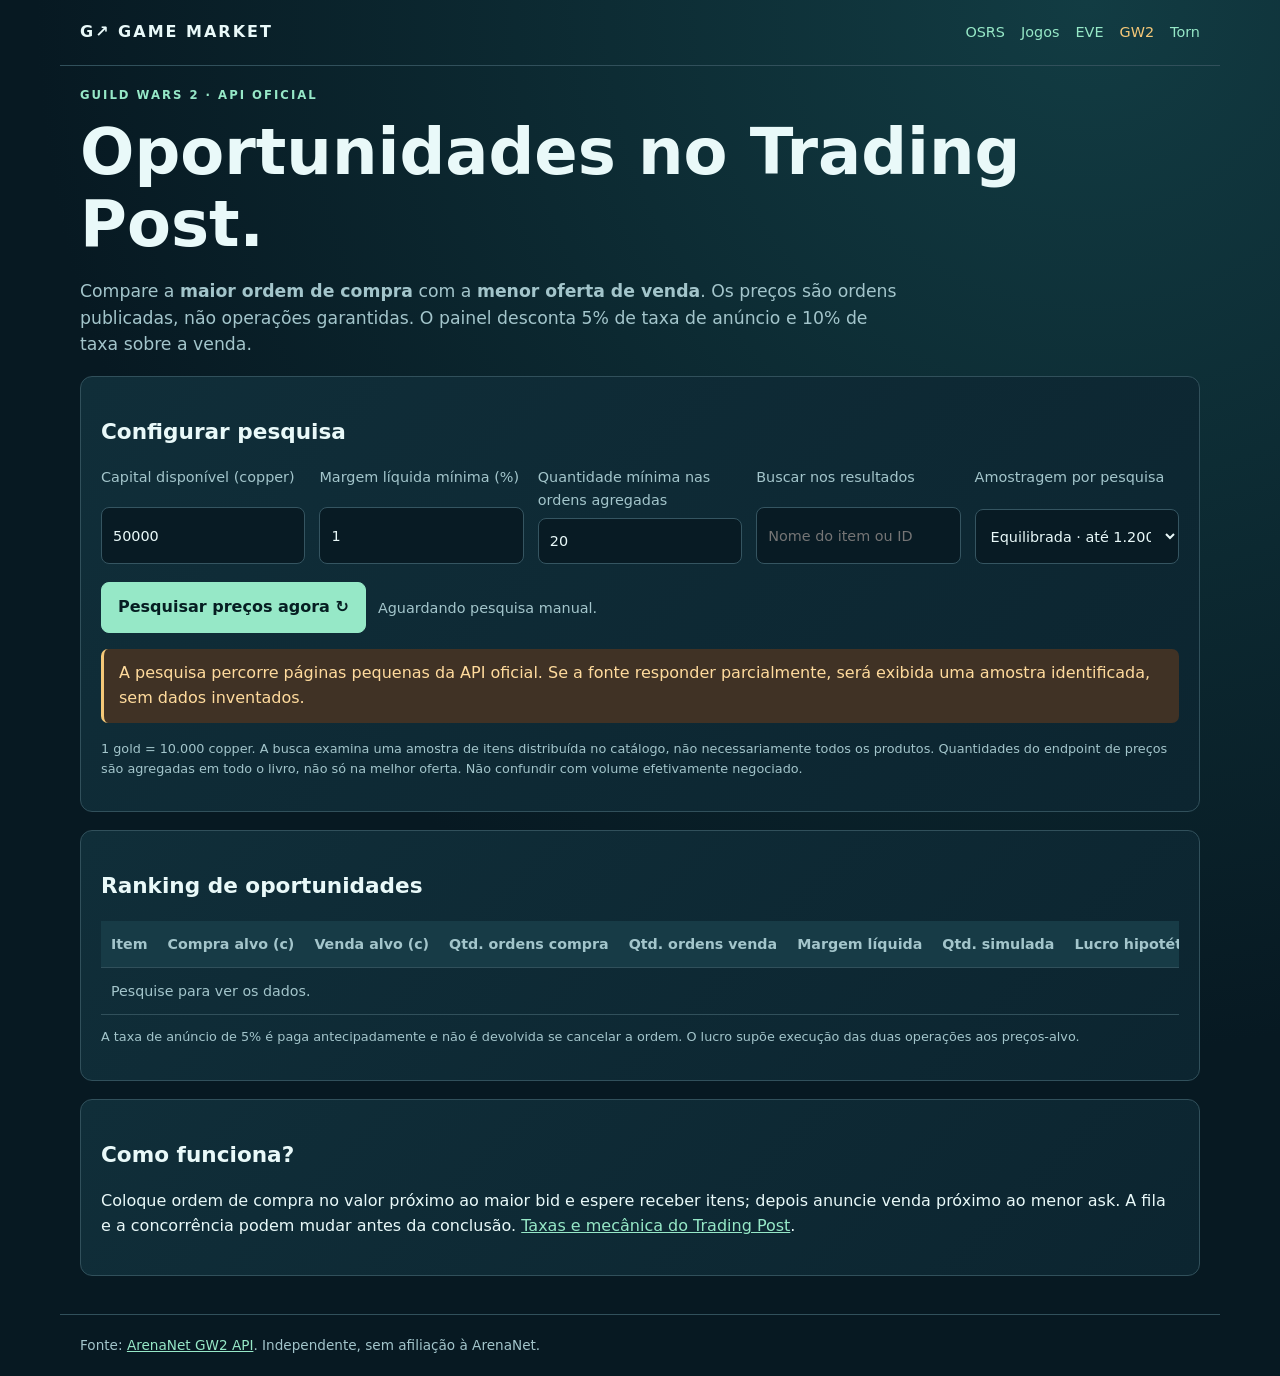
<file: gw2.html>
<!doctype html><html lang="pt-BR"><head><meta charset="utf-8"><meta name="viewport" content="width=device-width,initial-scale=1"><title>Guild Wars 2 | Game Market Arbitrage</title><link rel="stylesheet" href="./assets/markets.css?v=1"></head><body data-market="gw2"><header><a class="logo" href="./markets.html">G↗ GAME MARKET</a><nav><a href="./index.html">OSRS</a><a href="./markets.html">Jogos</a><a href="./eve.html">EVE</a><a href="./gw2.html" aria-current="page">GW2</a><a href="./torn.html">Torn</a></nav></header><main><div class="tag">GUILD WARS 2 · API OFICIAL</div><h1>Oportunidades no Trading Post.</h1><p class="lead">Compare a <strong>maior ordem de compra</strong> com a <strong>menor oferta de venda</strong>. Os preços são ordens publicadas, não operações garantidas. O painel desconta 5% de taxa de anúncio e 10% de taxa sobre a venda.</p><section class="panel"><h2>Configurar pesquisa</h2><div class="form-grid"><label class="field">Capital disponível (copper)<input id="capital" type="number" min="1" value="50000"></label><label class="field">Margem líquida mínima (%)<input id="margin" type="number" min="0" step="0.5" value="1"></label><label class="field">Quantidade mínima nas ordens agregadas<input id="depth" type="number" min="0" value="20"></label><label class="field">Buscar nos resultados<input id="itemSearch" placeholder="Nome do item ou ID"></label><label class="field">Amostragem por pesquisa<select id="pages"><option value="4">Rápida · até 800 itens</option><option value="6" selected>Equilibrada · até 1.200 itens</option><option value="12">Ampla · até 2.400 itens</option></select></label></div><div class="row" style="margin-top:18px"><button id="scan">Pesquisar preços agora ↻</button><span id="state" class="statline">Aguardando pesquisa manual.</span></div><div class="notice" id="notice" role="status">A pesquisa percorre páginas pequenas da API oficial. Se a fonte responder parcialmente, será exibida uma amostra identificada, sem dados inventados.</div><p class="small muted">1 gold = 10.000 copper. A busca examina uma amostra de itens distribuída no catálogo, não necessariamente todos os produtos. Quantidades do endpoint de preços são agregadas em todo o livro, não só na melhor oferta. Não confundir com volume efetivamente negociado.</p></section><section class="panel"><h2>Ranking de oportunidades</h2><div class="table-wrap"><table><thead><tr><th>Item</th><th>Compra alvo (c)</th><th>Venda alvo (c)</th><th>Qtd. ordens compra</th><th>Qtd. ordens venda</th><th>Margem líquida</th><th>Qtd. simulada</th><th>Lucro hipotético (c)</th></tr></thead><tbody id="rows"><tr><td colspan="8" class="muted">Pesquise para ver os dados.</td></tr></tbody></table></div><p id="summary" class="small muted"></p><p class="small muted">A taxa de anúncio de 5% é paga antecipadamente e não é devolvida se cancelar a ordem. O lucro supõe execução das duas operações aos preços-alvo.</p></section><section class="panel"><h2>Como funciona?</h2><p>Coloque ordem de compra no valor próximo ao maior bid e espere receber itens; depois anuncie venda próximo ao menor ask. A fila e a concorrência podem mudar antes da conclusão. <a href="https://wiki.guildwars2.com/wiki/Trading_post" target="_blank" rel="noopener">Taxas e mecânica do Trading Post</a>.</p></section></main><footer class="foot">Fonte: <a href="https://api.guildwars2.com/v2/commerce/prices" target="_blank" rel="noopener">ArenaNet GW2 API</a>. Independente, sem afiliação à ArenaNet.</footer><script type="module" src="./assets/js/markets-ui.mjs?v=5"></script></body></html>
</file>
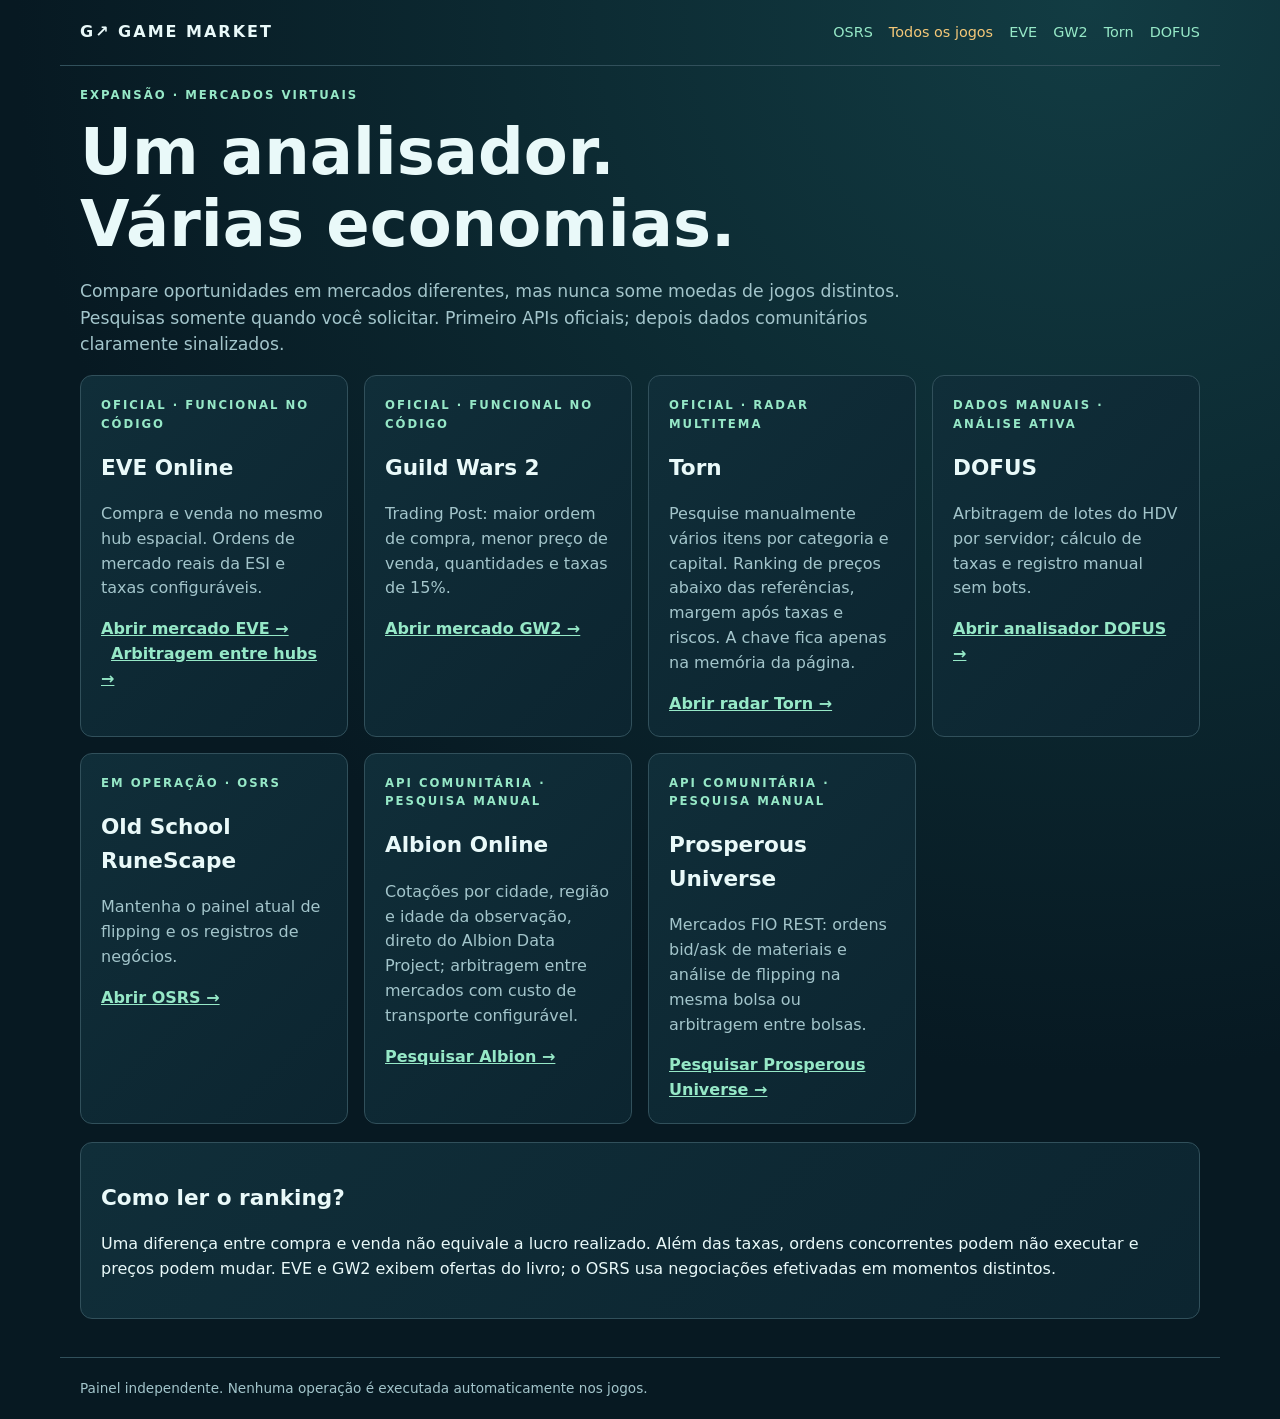
<file: markets.html>
<!doctype html><html lang="pt-BR"><head><meta charset="utf-8"><meta name="viewport" content="width=device-width,initial-scale=1"><title>Mercados de jogos | Game Market Arbitrage</title><link rel="stylesheet" href="./assets/markets.css?v=1"></head><body><header><a class="logo" href="./index.html">G↗ GAME MARKET</a><nav><a href="./index.html">OSRS</a><a href="./markets.html" aria-current="page">Todos os jogos</a><a href="./eve.html">EVE</a><a href="./gw2.html">GW2</a><a href="./torn.html">Torn</a><a href="./dofus.html">DOFUS</a></nav></header><main><div class="tag">EXPANSÃO · MERCADOS VIRTUAIS</div><h1>Um analisador.<br>Várias economias.</h1><p class="lead">Compare oportunidades em mercados diferentes, mas nunca some moedas de jogos distintos. Pesquisas somente quando você solicitar. Primeiro APIs oficiais; depois dados comunitários claramente sinalizados.</p><div class="grid"><article class="game-card"><div class="tag">Oficial · funcional no código</div><h2>EVE Online</h2><p>Compra e venda no mesmo hub espacial. Ordens de mercado reais da ESI e taxas configuráveis.</p><a href="./eve.html">Abrir mercado EVE →</a> <a href="./eve-regional.html" style="margin-left:10px">Arbitragem entre hubs →</a></article><article class="game-card"><div class="tag">Oficial · funcional no código</div><h2>Guild Wars 2</h2><p>Trading Post: maior ordem de compra, menor preço de venda, quantidades e taxas de 15%.</p><a href="./gw2.html">Abrir mercado GW2 →</a></article><article class="game-card"><div class="tag">Oficial · radar multitema</div><h2>Torn</h2><p>Pesquise manualmente vários itens por categoria e capital. Ranking de preços abaixo das referências, margem após taxas e riscos. A chave fica apenas na memória da página.</p><a href="./torn.html">Abrir radar Torn →</a></article><article class="game-card"><div class="tag">Dados manuais · análise ativa</div><h2>DOFUS</h2><p>Arbitragem de lotes do HDV por servidor; cálculo de taxas e registro manual sem bots.</p><a href="./dofus.html">Abrir analisador DOFUS →</a></article><article class="game-card"><div class="tag">Em operação · OSRS</div><h2>Old School RuneScape</h2><p>Mantenha o painel atual de flipping e os registros de negócios.</p><a href="./index.html">Abrir OSRS →</a></article><article class="game-card"><div class="tag">API comunitária · pesquisa manual</div><h2>Albion Online</h2><p>Cotações por cidade, região e idade da observação, direto do Albion Data Project; arbitragem entre mercados com custo de transporte configurável.</p><a href="./albion.html">Pesquisar Albion →</a></article><article class="game-card"><div class="tag">API comunitária · pesquisa manual</div><h2>Prosperous Universe</h2><p>Mercados FIO REST: ordens bid/ask de materiais e análise de flipping na mesma bolsa ou arbitragem entre bolsas.</p><a href="./prun.html">Pesquisar Prosperous Universe →</a></article></div><section class="panel"><h2>Como ler o ranking?</h2><p>Uma diferença entre compra e venda não equivale a lucro realizado. Além das taxas, ordens concorrentes podem não executar e preços podem mudar. EVE e GW2 exibem ofertas do livro; o OSRS usa negociações efetivadas em momentos distintos.</p></section></main><footer class="foot">Painel independente. Nenhuma operação é executada automaticamente nos jogos.</footer></body></html>
</file>
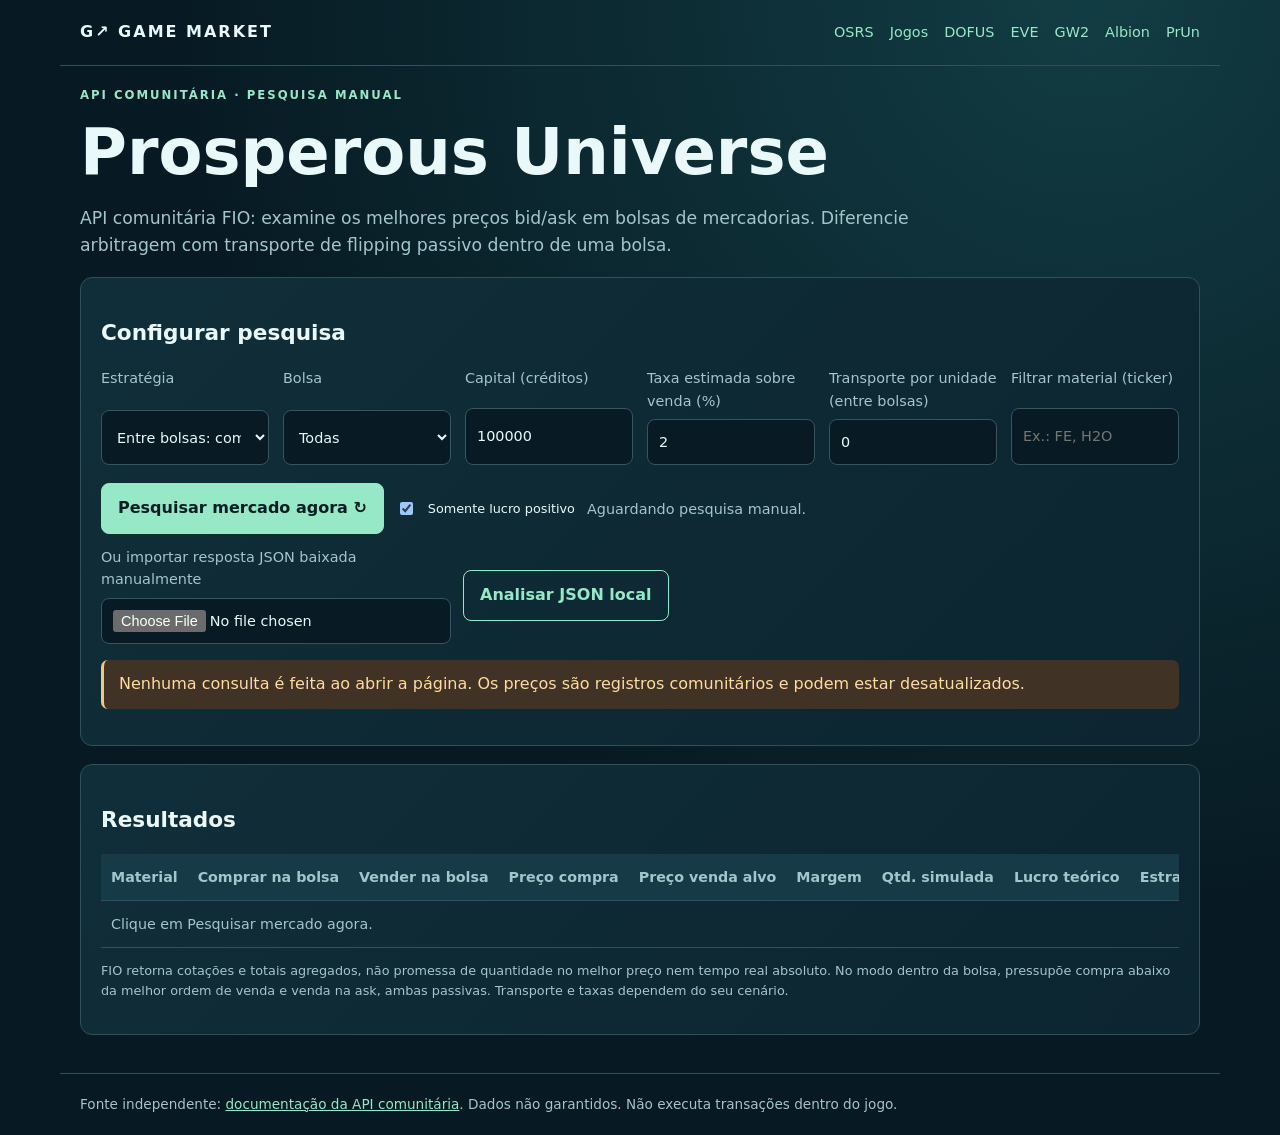
<file: prun.html>
<!doctype html><html lang="pt-BR"><head><meta charset="utf-8"><meta name="viewport" content="width=device-width,initial-scale=1"><title>Prosperous Universe | Game Market Arbitrage</title><link rel="stylesheet" href="./assets/markets.css?v=1"></head><body data-community="prun"><header><a class="logo" href="./markets.html">G↗ GAME MARKET</a><nav><a href="./index.html">OSRS</a><a href="./markets.html">Jogos</a><a href="./dofus.html">DOFUS</a><a href="./eve.html">EVE</a><a href="./gw2.html">GW2</a><a href="./albion.html">Albion</a><a href="./prun.html">PrUn</a></nav></header><main><div class="tag">API COMUNITÁRIA · PESQUISA MANUAL</div><h1>Prosperous Universe</h1><p class="lead">API comunitária FIO: examine os melhores preços bid/ask em bolsas de mercadorias. Diferencie arbitragem com transporte de flipping passivo dentro de uma bolsa.</p><section class="panel"><h2>Configurar pesquisa</h2><div class="form-grid"><label class="field">Estratégia<select id="mode"><option value="between">Entre bolsas: comprar ask e vender no bid</option><option value="within">Na mesma bolsa: duas ordens passivas</option></select></label><label class="field">Bolsa<select id="exchange"><option value="all">Todas</option><option value="AI1">AI1</option><option value="CI1">CI1</option><option value="IC1">IC1</option><option value="NC1">NC1</option><option value="CI2">CI2</option></select></label><label class="field">Capital (créditos)<input id="capital" type="number" min="1" step="1" value="100000"></label><label class="field">Taxa estimada sobre venda (%)<input id="fee" type="number" min="0" step="0.5" value="2"></label><label class="field">Transporte por unidade (entre bolsas)<input id="transport" type="number" min="0" step="0.1" value="0"></label><label class="field">Filtrar material (ticker)<input id="material" placeholder="Ex.: FE, H2O"></label></div><div class="row" style="margin-top:18px"><button id="scan">Pesquisar mercado agora ↻</button><label class="row small"><input type="checkbox" id="positiveOnly" checked style="width:auto">Somente lucro positivo</label><span id="state" class="statline">Aguardando pesquisa manual.</span></div><div class="row" style="margin-top:12px"><label class="field" style="max-width:350px">Ou importar resposta JSON baixada manualmente<input id="localFile" type="file" accept=".json,application/json"></label><button id="localImport" type="button" style="background:transparent;color:var(--mint)">Analisar JSON local</button></div><div class="notice" id="notice" role="status">Nenhuma consulta é feita ao abrir a página. Os preços são registros comunitários e podem estar desatualizados.</div></section><section class="panel"><h2>Resultados</h2><div class="table-wrap"><table><thead><tr><th>Material</th><th>Comprar na bolsa</th><th>Vender na bolsa</th><th>Preço compra</th><th>Preço venda alvo</th><th>Margem</th><th>Qtd. simulada</th><th>Lucro teórico</th><th>Estratégia</th></tr></thead><tbody id="rows"><tr><td colspan="9" class="muted">Clique em Pesquisar mercado agora.</td></tr></tbody></table></div><p id="summary" class="small muted"></p><p class="small muted">FIO retorna cotações e totais agregados, não promessa de quantidade no melhor preço nem tempo real absoluto. No modo dentro da bolsa, pressupõe compra abaixo da melhor ordem de venda e venda na ask, ambas passivas. Transporte e taxas dependem do seu cenário.</p></section></main><footer class="foot">Fonte independente: <a target="_blank" rel="noopener" href="https://doc.fnar.net/">documentação da API comunitária</a>. Dados não garantidos. Não executa transações dentro do jogo.</footer><script type="module" src="./assets/js/community-ui.mjs?v=2"></script></body></html>
</file>
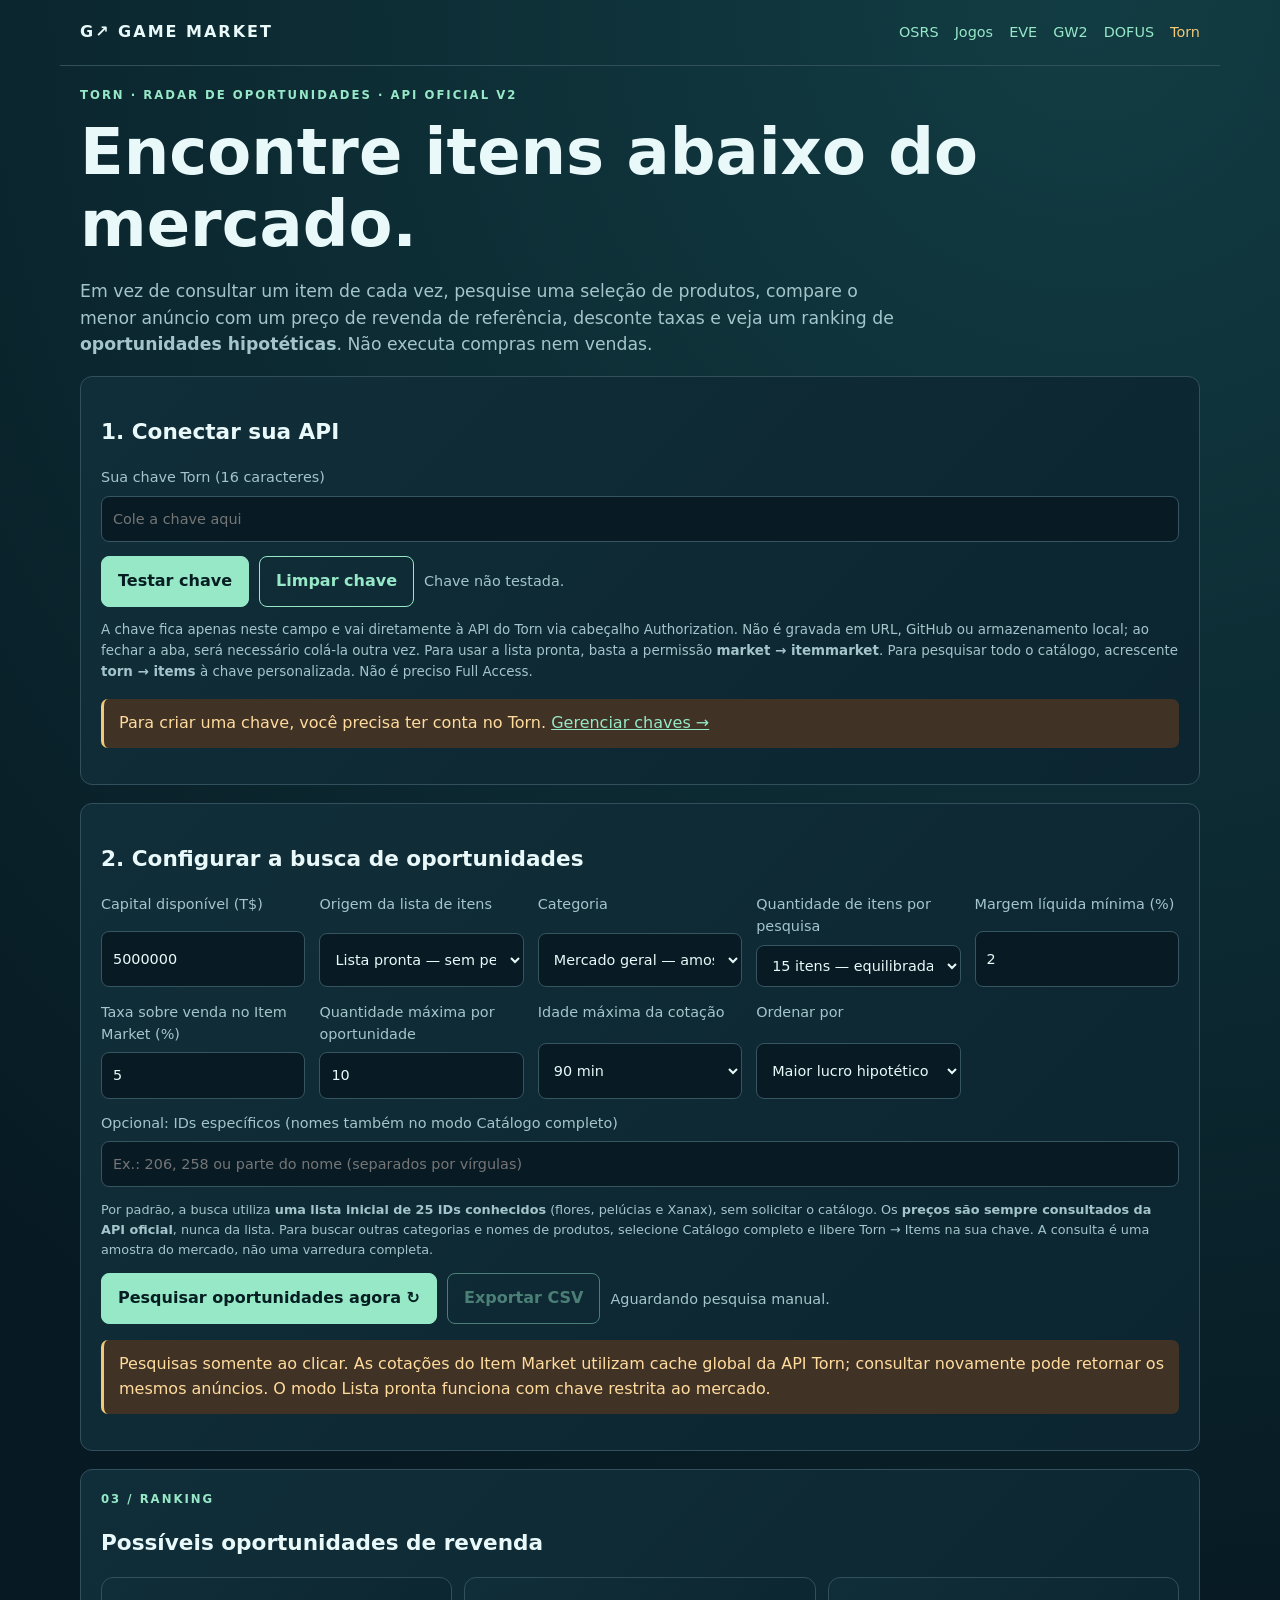
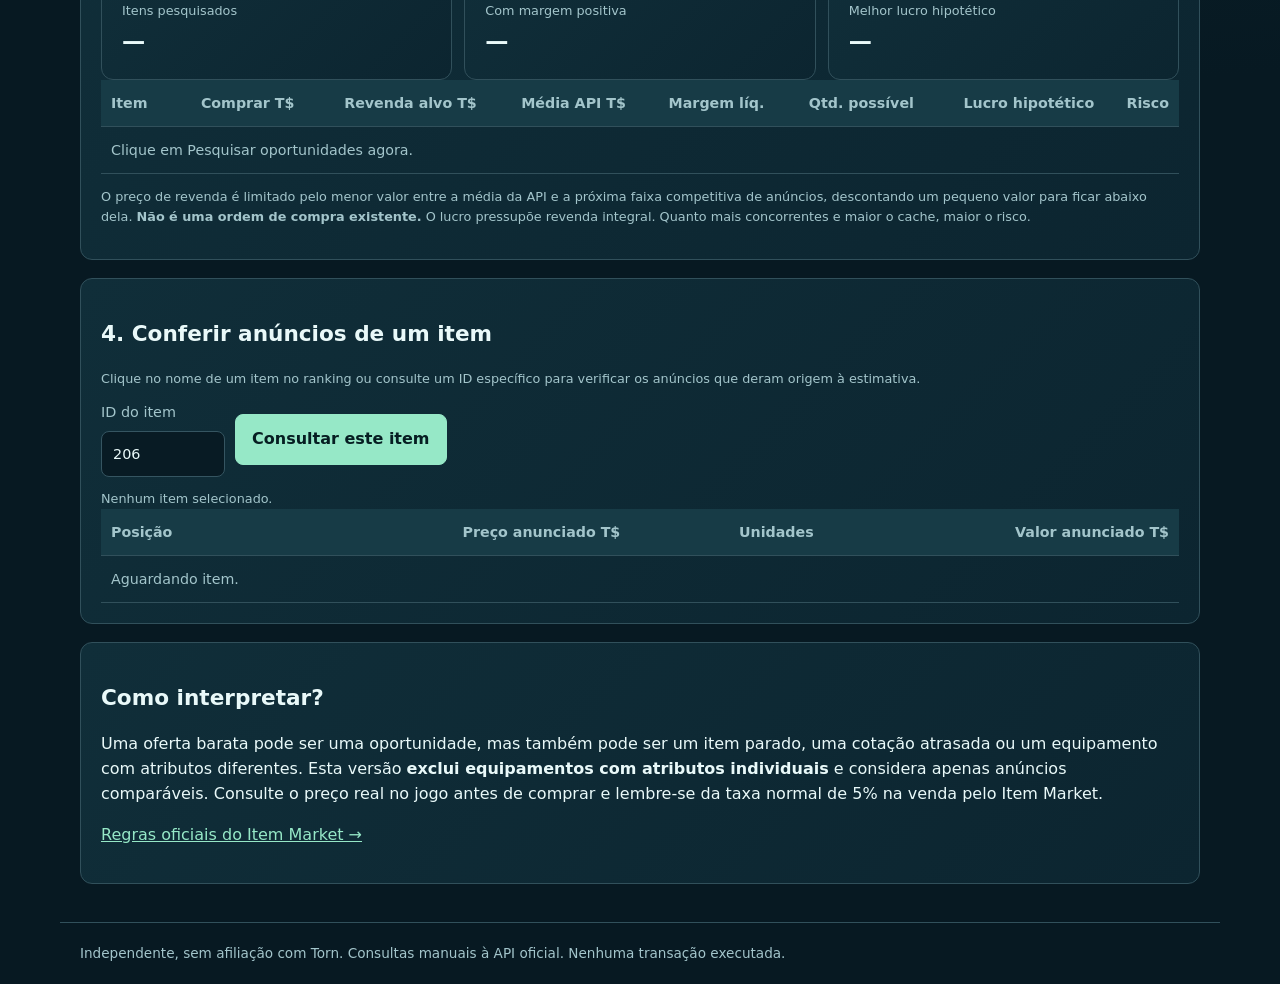
<file: torn.html>
<!doctype html>
<html lang="pt-BR"><head>
<meta charset="utf-8"><meta name="viewport" content="width=device-width,initial-scale=1">
<meta name="theme-color" content="#071922"><title>Radar Torn | Game Market Arbitrage</title>
<link rel="stylesheet" href="./assets/markets.css?v=1">
<style>
.torn-metrics{display:grid;grid-template-columns:repeat(auto-fit,minmax(150px,1fr));gap:12px}
.torn-metrics article{margin:0}.torn-metrics strong{font-size:1.45rem;display:block}
.torn-actions{display:flex;gap:10px;flex-wrap:wrap;align-items:center}
.torn-actions a{font-weight:600}
.torn-table button{background:transparent;border:0;color:var(--mint);padding:3px;font-weight:700;text-align:left}
.torn-info{font-size:.84rem;color:var(--sub)}
.torn-inputs{grid-template-columns:repeat(auto-fit,minmax(180px,1fr))}
</style></head>
<body><header>
<a class="logo" href="./markets.html">G↗ GAME MARKET</a><nav><a href="./index.html">OSRS</a><a href="./markets.html">Jogos</a><a href="./eve.html">EVE</a><a href="./gw2.html">GW2</a><a href="./dofus.html">DOFUS</a><a href="./torn.html" aria-current="page">Torn</a></nav>
</header><main>
<div class="tag">TORN · RADAR DE OPORTUNIDADES · API OFICIAL V2</div>
<h1>Encontre itens abaixo do mercado.</h1>
<p class="lead">Em vez de consultar um item de cada vez, pesquise uma seleção de produtos, compare o menor anúncio com um preço de revenda de referência, desconte taxas e veja um ranking de <strong>oportunidades hipotéticas</strong>. Não executa compras nem vendas.</p>
<section class="panel">
<h2>1. Conectar sua API</h2>
<div class="form-grid torn-inputs"><label class="field">Sua chave Torn (16 caracteres)
<input id="tornApiKey" type="password" autocomplete="off" autocapitalize="off" spellcheck="false" maxlength="64" placeholder="Cole a chave aqui"></label></div>
<div class="torn-actions" style="margin-top:14px"><button type="button" id="testKey">Testar chave</button><button type="button" id="clearKey" style="color:var(--mint);background:transparent">Limpar chave</button><span id="keyState" class="statline">Chave não testada.</span></div>
<p class="torn-info">A chave fica apenas neste campo e vai diretamente à API do Torn via cabeçalho Authorization. Não é gravada em URL, GitHub ou armazenamento local; ao fechar a aba, será necessário colá-la outra vez. Para usar a lista pronta, basta a permissão <strong>market → itemmarket</strong>. Para pesquisar todo o catálogo, acrescente <strong>torn → items</strong> à chave personalizada. Não é preciso Full Access.</p>
<div id="keyNotice" role="status" class="notice">Para criar uma chave, você precisa ter conta no Torn. <a href="https://www.torn.com/preferences.php#tab=api" target="_blank" rel="noopener">Gerenciar chaves →</a></div>
</section>
<section class="panel">
<h2>2. Configurar a busca de oportunidades</h2>
<div class="form-grid torn-inputs">
<label class="field">Capital disponível (T$)<input id="capital" type="number" min="0" value="5000000" step="10000"></label>
<label class="field">Origem da lista de itens<select id="sourceMode"><option value="watchlist" selected>Lista pronta — sem permissão extra</option><option value="catalog">Catálogo completo — requer Torn → Items</option></select></label>
<label class="field">Categoria<select id="category"><option value="all">Mercado geral — amostra variada</option><option value="Plushie">Pelúcias</option><option value="Flower">Flores</option><option value="Drug">Drogas do jogo</option><option value="Medical">Itens médicos</option><option value="Booster">Boosters</option><option value="Candy">Doces</option><option value="Alcohol">Bebidas alcoólicas</option><option value="Energy Drink">Energéticos</option><option value="Material">Materiais</option><option value="Supply Pack">Pacotes</option><option value="Other">Outros</option></select></label>
<label class="field">Quantidade de itens por pesquisa<select id="scanCount"><option value="10">10 itens — rápida</option><option value="15" selected>15 itens — equilibrada</option><option value="30">30 itens — ampla</option></select></label>
<label class="field">Margem líquida mínima (%)<input id="minMargin" type="number" min="0" max="99" step="0.5" value="2"></label>
<label class="field">Taxa sobre venda no Item Market (%)<input id="fee" type="number" min="0" max="20" step="0.5" value="5"></label>
<label class="field">Quantidade máxima por oportunidade<input id="maxUnits" type="number" min="1" max="1000" value="10"></label>
<label class="field">Idade máxima da cotação<select id="maxAge"><option value="60">60 min</option><option value="90" selected>90 min</option><option value="120">120 min</option></select></label>
<label class="field">Ordenar por<select id="sort"><option value="profit">Maior lucro hipotético</option><option value="margin">Maior margem líquida</option><option value="unit">Maior lucro por unidade</option><option value="age">Preços mais recentes</option></select></label>
</div>
<label class="field" style="margin-top:13px">Opcional: IDs específicos (nomes também no modo Catálogo completo)
<input id="custom" type="text" placeholder="Ex.: 206, 258 ou parte do nome (separados por vírgulas)" maxlength="400">
</label>
<p class="small muted">Por padrão, a busca utiliza <strong>uma lista inicial de 25 IDs conhecidos</strong> (flores, pelúcias e Xanax), sem solicitar o catálogo. Os <strong>preços são sempre consultados da API oficial</strong>, nunca da lista. Para buscar outras categorias e nomes de produtos, selecione Catálogo completo e libere Torn → Items na sua chave. A consulta é uma amostra do mercado, não uma varredura completa.</p>
<div class="torn-actions" style="margin-top:14px">
<button type="button" id="scan">Pesquisar oportunidades agora ↻</button>
<button type="button" id="csv" disabled style="color:var(--mint);background:transparent">Exportar CSV</button>
<span id="scanState" class="statline">Aguardando pesquisa manual.</span>
</div>
<div class="notice" role="status" id="marketNotice" aria-live="polite">Pesquisas somente ao clicar. As cotações do Item Market utilizam cache global da API Torn; consultar novamente pode retornar os mesmos anúncios. O modo Lista pronta funciona com chave restrita ao mercado.</div>
</section>
<section class="panel" id="results">
<div class="tag">03 / RANKING</div><h2>Possíveis oportunidades de revenda</h2>
<div class="torn-metrics" id="metrics">
<article class="panel"><span class="small muted">Itens pesquisados</span><strong id="checked">—</strong></article>
<article class="panel"><span class="small muted">Com margem positiva</span><strong id="found">—</strong></article>
<article class="panel"><span class="small muted">Melhor lucro hipotético</span><strong id="best">—</strong></article>
</div>
<div class="table-wrap"><table class="torn-table"><thead><tr><th>Item</th><th>Comprar T$</th><th>Revenda alvo T$</th><th>Média API T$</th><th>Margem líq.</th><th>Qtd. possível</th><th>Lucro hipotético</th><th>Risco</th></tr></thead>
<tbody id="opportunities"><tr><td colspan="8" class="muted">Clique em Pesquisar oportunidades agora.</td></tr></tbody></table></div>
<p class="small muted" id="summary"></p>
<p class="small muted">O preço de revenda é limitado pelo menor valor entre a média da API e a próxima faixa competitiva de anúncios, descontando um pequeno valor para ficar abaixo dela. <strong>Não é uma ordem de compra existente.</strong> O lucro pressupõe revenda integral. Quanto mais concorrentes e maior o cache, maior o risco.</p>
</section>
<section class="panel"><h2>4. Conferir anúncios de um item</h2>
<p class="small muted">Clique no nome de um item no ranking ou consulte um ID específico para verificar os anúncios que deram origem à estimativa.</p>
<div class="torn-actions"><label class="field" style="max-width:200px">ID do item<input id="itemId" type="number" min="1" max="9999999" value="206"></label><button id="single" type="button">Consultar este item</button></div>
<div id="itemDetail" class="small muted" style="margin-top:12px">Nenhum item selecionado.</div>
<div class="table-wrap"><table><thead><tr><th>Posição</th><th>Preço anunciado T$</th><th>Unidades</th><th>Valor anunciado T$</th></tr></thead><tbody id="rows"><tr><td colspan="4" class="muted">Aguardando item.</td></tr></tbody></table></div>
</section>
<section class="panel"><h2>Como interpretar?</h2><p>Uma oferta barata pode ser uma oportunidade, mas também pode ser um item parado, uma cotação atrasada ou um equipamento com atributos diferentes. Esta versão <strong>exclui equipamentos com atributos individuais</strong> e considera apenas anúncios comparáveis. Consulte o preço real no jogo antes de comprar e lembre-se da taxa normal de 5% na venda pelo Item Market.</p>
<p><a href="https://wiki.torn.com/wiki/Item_Market" target="_blank" rel="noopener">Regras oficiais do Item Market →</a></p></section>
</main><footer class="foot">Independente, sem afiliação com Torn. Consultas manuais à API oficial. Nenhuma transação executada.</footer>
<script type="module" src="./assets/js/torn.mjs?v=4"></script>
</body></html>
</file>
<file: assets/style.css>
:root{color-scheme:dark;--bg:#091720;--panel:#102630;--line:#294652;--text:#e8f3f4;--muted:#9bb5bb;--mint:#91e5bc;--amber:#eacb86;--blue:#b4dff3}*{box-sizing:border-box}html{scroll-behavior:smooth}body{margin:0;color:var(--text);background:radial-gradient(ellipse at top right,#153c3e 0,transparent 37%),var(--bg);font:14px/1.5 system-ui,-apple-system,"Segoe UI",sans-serif}button,input,select{font:inherit}button{cursor:pointer}button:disabled{opacity:.45;cursor:not-allowed}a{color:var(--blue)}.shell{max-width:1300px;padding:0 22px;margin:auto}.topbar{border-bottom:1px solid var(--line);min-height:82px;display:flex;align-items:center;justify-content:space-between;gap:12px}.brand,.topactions{display:flex;gap:12px;align-items:center}.brand-icon{height:42px;width:42px;display:grid;place-items:center;background:var(--mint);color:#072626;font-size:20px;font-weight:900;border-radius:10px}.brand strong,.brand small{display:block;letter-spacing:.15em}.brand small{font-size:9px;color:var(--muted)}.brand strong{font-size:14px}.chip{border:1px solid #476d69;color:var(--mint);border-radius:100px;padding:6px 12px;font-size:11px}.chip.warn{color:var(--amber);border-color:#785c42}.ghost,.text-button{border:0;background:none;color:var(--mint)}.hero{padding:50px 0 22px;max-width:880px}.eyebrow{font-size:10px;letter-spacing:.20em;font-weight:850;color:var(--mint);margin:0 0 10px}.hero h1{font-size:clamp(33px,5.6vw,64px);line-height:1.05;letter-spacing:-.05em;margin:0 0 16px}.hero em{font-style:normal;color:var(--mint)}.hero p{font-size:16px;color:#bed0d3;max-width:700px}.hero-actions{display:flex;gap:10px;flex-wrap:wrap;margin:25px 0}.primary,.outlined{padding:11px 16px;border-radius:9px;font-weight:750}.primary{color:#082623;background:var(--mint);border:1px solid var(--mint)}.outlined{background:transparent;color:var(--text);border:1px solid #54717a}.small{padding:7px 10px;font-size:12px}.alert{padding:13px 16px;border-left:3px solid var(--blue);background:#16323c;border-radius:9px;color:#d3e5e8}.alert.warning{background:#372b23;border-left-color:var(--amber);color:#ffdfaf}.alert.success{background:#163b30;border-left-color:var(--mint)}.stats{display:grid;grid-template-columns:repeat(4,minmax(0,1fr));gap:14px;margin:18px 0}.stat,.panel{background:linear-gradient(145deg,#14303a,var(--panel));border:1px solid var(--line);border-radius:14px;padding:19px}.stat span,.stat small{display:block;color:var(--muted);font-size:11px}.stat strong{display:block;color:white;font-size:27px;font-variant-numeric:tabular-nums;margin:5px 0}.stat strong.date{font-size:15px;padding:8px 0}.panel{margin:20px 0;padding:24px}.heading{display:flex;justify-content:space-between;align-items:center;gap:12px;margin-bottom:20px}h2{font-size:21px;margin:0;letter-spacing:-.03em}.form-grid{display:grid;grid-template-columns:repeat(3,minmax(0,1fr));gap:14px}label{min-width:0;display:flex;flex-direction:column;gap:7px;font-size:12px;color:#c2d6d7;font-weight:650}input,select{background:#091b24;border:1px solid #3b5962;color:var(--text);padding:10px 11px;border-radius:8px;min-height:41px;width:100%;outline:none}input:focus,select:focus{border-color:var(--mint);box-shadow:0 0 0 2px #90e5bb26}.filter-footer{display:flex;gap:17px;align-items:center;flex-wrap:wrap;margin:18px 0 0}.check{flex-direction:row;align-items:center;white-space:nowrap}.check input{width:17px;min-height:auto;accent-color:var(--mint)}.search{margin-left:auto;display:flex;flex-direction:row;align-items:center;gap:7px;background:#091b24;border:1px solid #3b5962;border-radius:8px;padding:0 10px;flex:1;max-width:320px}.search span{font-size:24px}.search input{border:0;min-height:40px;padding:0}.microcopy{font-size:11px;color:var(--muted);margin:14px 0 0}.explainer{background:#123541;border-left:3px solid var(--amber);border-radius:8px;padding:12px;color:#d9e2e4;font-size:12px;margin-bottom:16px}.table-wrap{overflow:auto;border:1px solid var(--line);border-radius:9px}table{width:100%;min-width:975px;border-collapse:collapse}th,td{white-space:nowrap;padding:11px;border-bottom:1px solid #263f49;text-align:right;font-size:12px;font-variant-numeric:tabular-nums}th{font-size:11px;background:#173744;color:#c1d0d2}th:first-child,td:first-child{text-align:left}tr:last-child td{border:0}.item-cell{display:flex;align-items:center;gap:7px}.star{color:var(--muted);background:none;border:0;font-size:21px}.star.active{color:var(--amber)}.item-link{background:none;border:0;color:var(--text);font-weight:720;text-align:left}.item-link:hover{color:var(--mint)}.positive{color:var(--mint)!important;font-weight:800}.negative{color:#ffaaa8!important}.empty{text-align:center!important;padding:40px;color:var(--muted)}.list-foot{display:flex;align-items:center;justify-content:space-between;gap:12px;padding-top:13px;color:var(--muted);font-size:12px}.mobile-results{display:none}.bottom-grid{display:grid;grid-template-columns:1fr 1fr;gap:16px}.bottom-grid .panel{margin-top:0}.subtle{font-size:12px;color:var(--muted)}.sim-grid{margin:14px 0;gap:7px}.sim-grid input{padding:8px}.sim-out{padding:14px;background:#0c303b;border-radius:9px;display:flex;justify-content:space-between;gap:12px}.sim-out span{display:block;font-size:11px;color:var(--muted)}.sim-out strong{font-size:18px;color:var(--mint)}.trade-form{display:grid;gap:12px}.trade-form .primary{justify-self:start}.journal-total{border-top:1px solid var(--line);padding:12px 0;margin-top:12px}.journal-total strong{color:var(--mint)}.journal-list{max-height:220px;overflow:auto}.journal-item{display:flex;justify-content:space-between;gap:15px;padding:9px 0;border-top:1px solid var(--line);font-size:12px}.journal-item button{border:0;background:none;color:#eaa}.disclaimer{background:#383027;padding:12px;border-radius:9px;color:var(--amber);font-size:12px}.detail-grid{display:grid;grid-template-columns:1fr 1fr;gap:8px}.detail-grid>div{padding:10px;border-radius:9px;background:#0a222e}.detail-grid span{display:block;color:var(--muted);font-size:11px}.detail-grid strong{font-variant-numeric:tabular-nums}dialog{width:min(570px,95vw);background:#112b36;color:var(--text);border:1px solid var(--line);border-radius:14px;padding:22px;box-shadow:0 22px 90px #000c}dialog::backdrop{background:#000c}.dialog-close{float:right;border:0;background:none;color:white;font-size:18px}footer{border-top:1px solid var(--line);padding:20px 0 50px;color:var(--muted);font-size:11px}
@media(max-width:950px){.stats{grid-template-columns:1fr 1fr}.bottom-grid{grid-template-columns:1fr}.form-grid{grid-template-columns:1fr 1fr}}
@media(max-width:620px){.shell{padding:0 14px}.topbar{min-height:66px}.brand strong{font-size:11px}.brand small{font-size:8px}.brand-icon{width:35px;height:35px}.chip{font-size:10px;padding:5px 8px}.topactions{gap:5px}.topactions button{font-size:12px}.hero{padding:34px 0 20px}.hero p{font-size:14px}.stats{gap:9px}.stat{padding:13px}.stat strong{font-size:20px}.stat strong.date{font-size:12px}.panel{padding:16px;margin:14px 0}.form-grid{gap:9px}.filter-footer{gap:12px}.search{margin:0;max-width:none;min-width:100%;flex-basis:100%}.table-wrap{display:none}.mobile-results{display:grid;gap:10px}.result-card{padding:13px;background:#0a222d;border:1px solid var(--line);border-radius:10px}.card-top{display:flex;justify-content:space-between;gap:8px}.meta{color:var(--muted);font-size:11px}.numbers{display:grid;grid-template-columns:1fr 1fr;gap:8px;margin-top:12px}.numbers span{display:block;font-size:10px;color:var(--muted)}.numbers strong{font-size:15px}.sim-grid{grid-template-columns:repeat(3,minmax(0,1fr))}.sim-grid label{font-size:10px}.sim-grid input{padding:7px}h2{font-size:18px}}
</file>
<file: assets/markets.css>
:root{color-scheme:dark;--bg:#071922;--panel:#102e39;--soft:#173b46;--line:#31505b;--ink:#e9f9f9;--sub:#a3c5cb;--mint:#96e8c7;--gold:#f5c878}*{box-sizing:border-box}body{margin:0;background:radial-gradient(circle at 85% 0,#123c43,#071922 60%);font-family:system-ui,-apple-system,Segoe UI,sans-serif;color:var(--ink);line-height:1.55}a{color:var(--mint)}button,input,select{font:inherit}header,main,footer{max-width:1160px;margin:auto;padding:20px}header{display:flex;align-items:center;justify-content:space-between;border-bottom:1px solid var(--line);gap:12px;flex-wrap:wrap}header .logo{font-weight:900;letter-spacing:2px;text-decoration:none;color:var(--ink)}nav{display:flex;flex-wrap:wrap;gap:16px}nav a{font-size:.9rem;text-decoration:none}nav a[aria-current]{color:var(--gold)}h1{font-size:clamp(2.2rem,6vw,4rem);line-height:1.13;margin:12px 0}h2{font-size:1.35rem}h3{margin:0 0 6px}.lead{max-width:830px;color:var(--sub);font-size:1.08rem}.tag{font-size:.73rem;letter-spacing:2px;color:var(--mint);font-weight:800;text-transform:uppercase}.grid{display:grid;grid-template-columns:repeat(auto-fit,minmax(260px,1fr));gap:16px}.panel,.game-card{padding:20px;background:linear-gradient(135deg,#102e39,#0c2530);border:1px solid var(--line);border-radius:12px;margin:18px 0}.game-card{margin:0;min-height:190px}.game-card p,.note{color:var(--sub)}.game-card a{font-weight:700}.form-grid{display:grid;grid-template-columns:repeat(auto-fit,minmax(165px,1fr));gap:14px}.field{display:grid;gap:7px;font-size:.9rem;color:var(--sub)}input,select{width:100%;min-width:0;background:#081b24;color:var(--ink);border:1px solid #355561;padding:11px;border-radius:8px}button{border:1px solid var(--mint);background:var(--mint);color:#061e22;border-radius:8px;padding:12px 16px;font-weight:800;cursor:pointer}button:disabled{opacity:.45;cursor:not-allowed}.row{display:flex;align-items:center;gap:12px;flex-wrap:wrap}.notice{padding:12px 15px;border-left:3px solid var(--gold);background:#403225;color:#ffdb9d;border-radius:7px;margin:16px 0}.notice.ok{border-color:var(--mint);background:#143c34;color:var(--mint)}.table-wrap{overflow:auto}table{width:100%;border-collapse:collapse;font-size:.89rem;white-space:nowrap}td,th{padding:12px 10px;text-align:right;border-bottom:1px solid var(--line)}td:first-child,th:first-child{text-align:left}th{color:var(--sub);background:var(--soft)}.positive{color:var(--mint);font-weight:700}.negative{color:#ffac9a;font-weight:700}.muted{color:var(--sub)}.small{font-size:.8rem}.foot{border-top:1px solid var(--line);color:var(--sub);font-size:.85rem}.hidden{display:none}.statline{color:var(--sub);font-size:.9rem}.pill{display:inline-block;border:1px solid var(--line);border-radius:20px;padding:4px 11px;color:var(--sub);font-size:.76rem}
</file>
